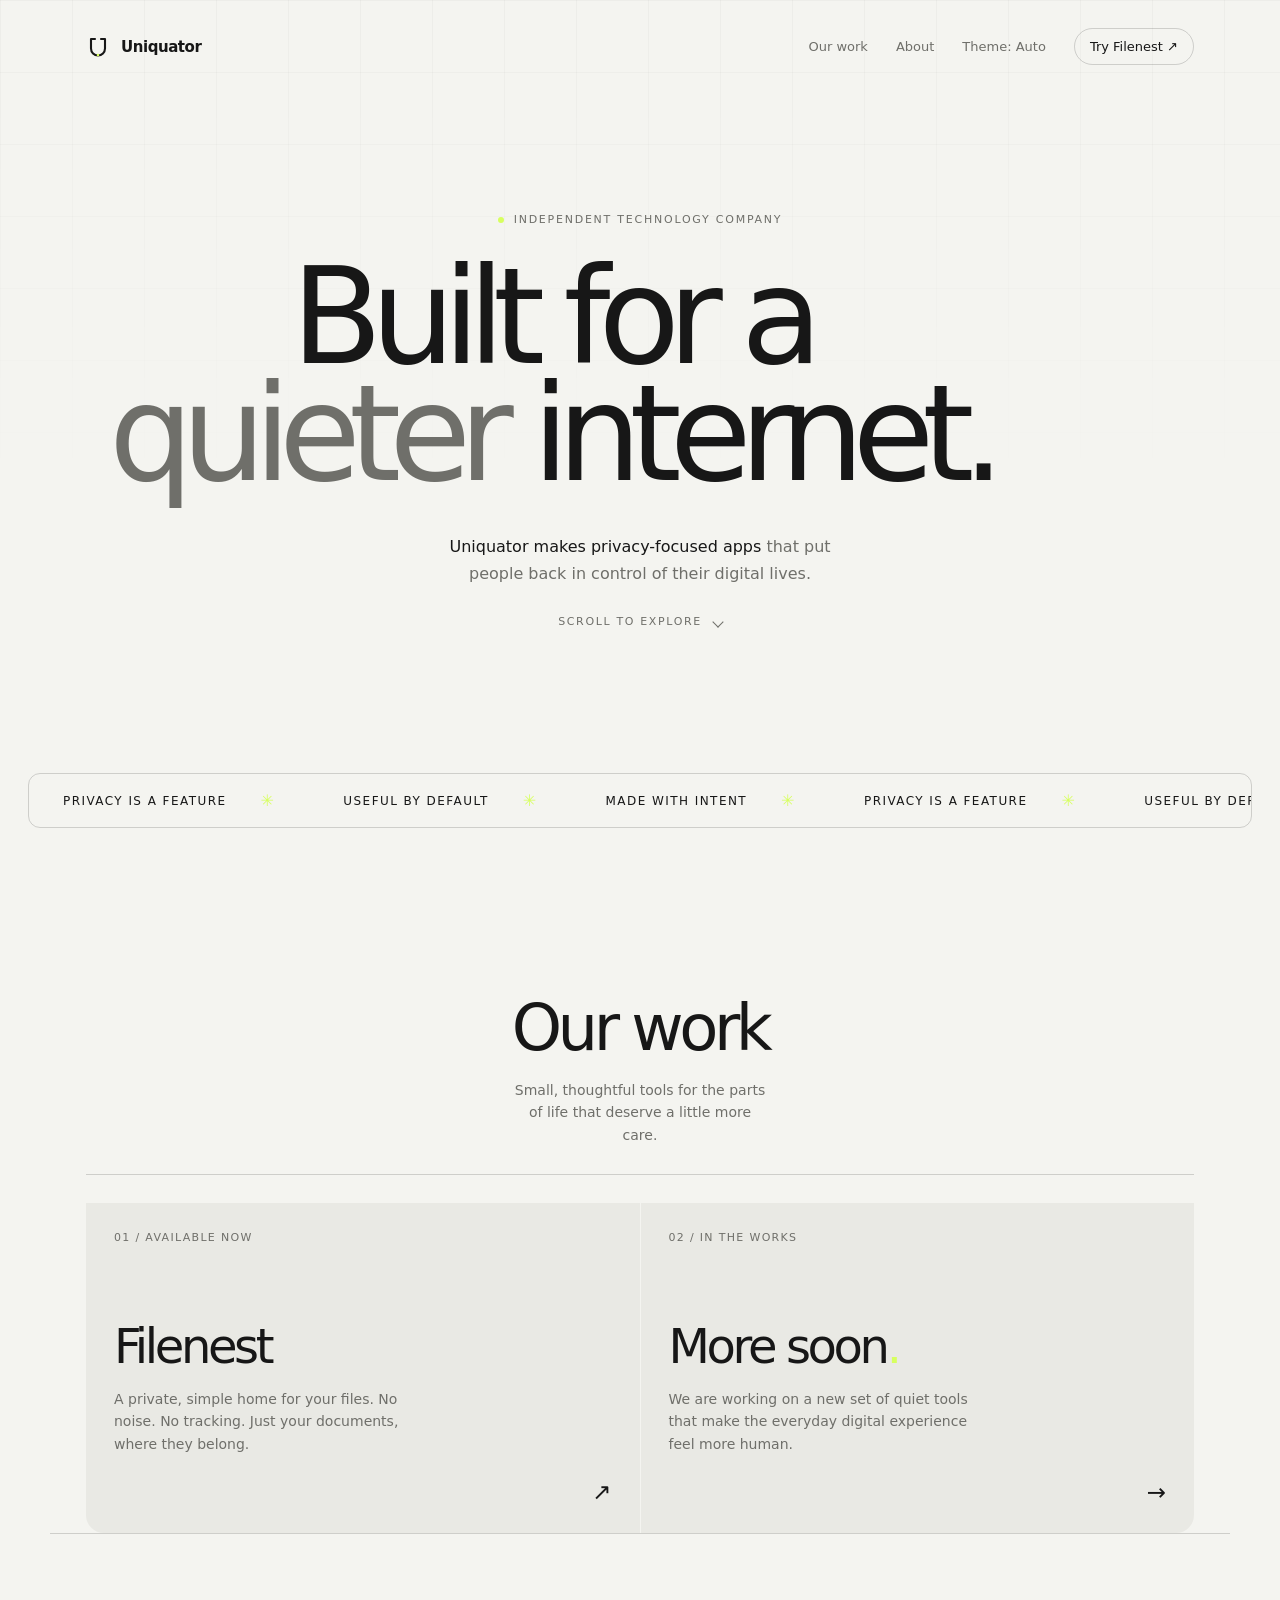
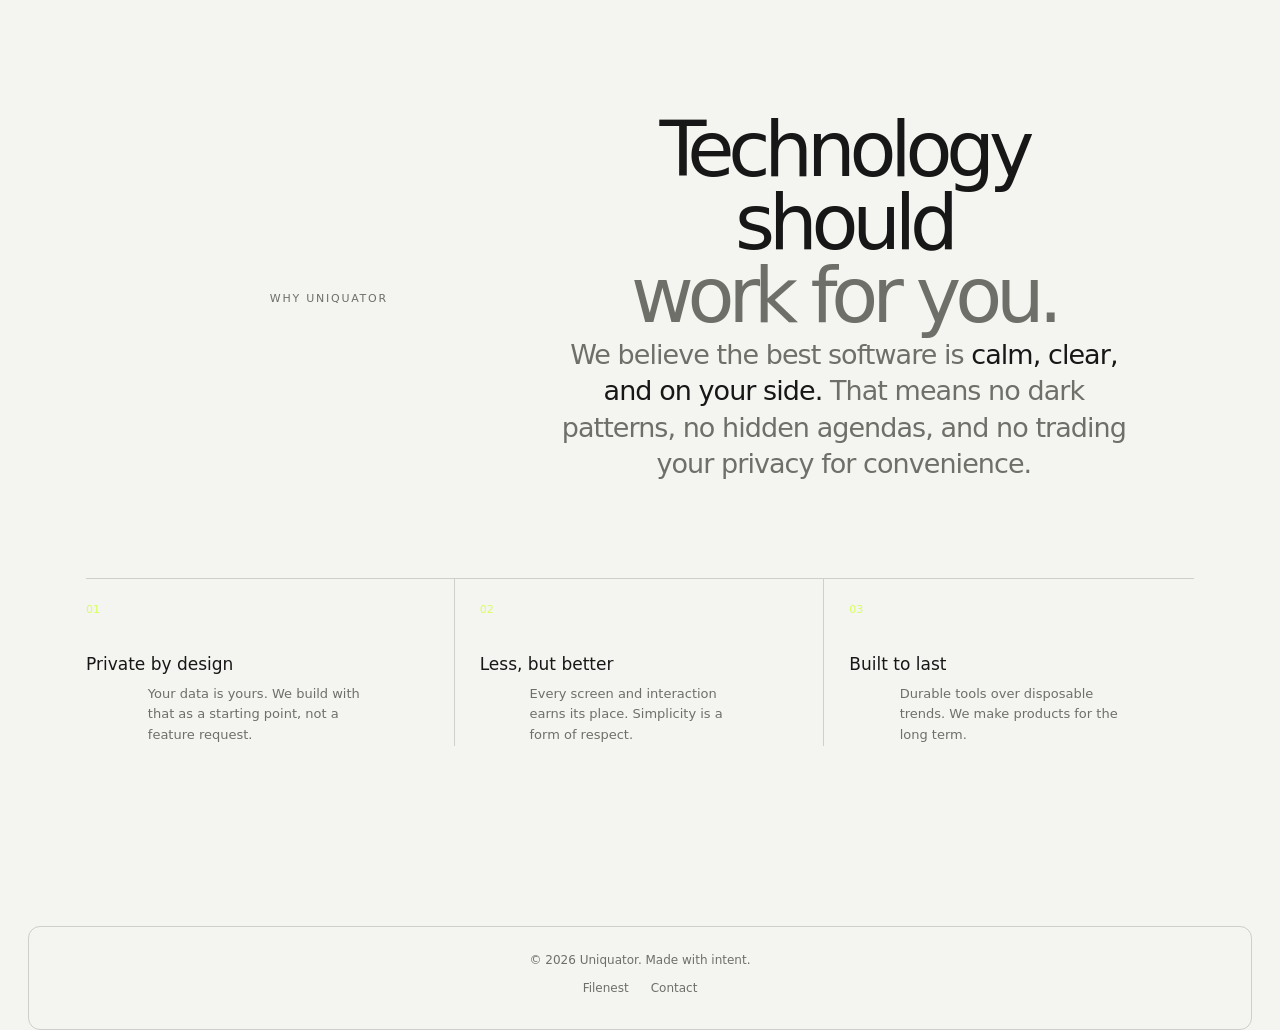
<file: index.html>
<!doctype html>
<html lang="en">
  <head>
    <meta charset="utf-8" />
    <meta name="viewport" content="width=device-width, initial-scale=1" />
    <meta name="description" content="Uniquator creates privacy-focused apps for a more considered digital life." />
    <title>Uniquator — Private by design</title>
    <style>
      :root {
        color-scheme: light;
        --ink: #171717;
        --muted: #6f6f6a;
        --line: rgba(23, 23, 23, .17);
        --soft-line: rgba(23, 23, 23, .08);
        --paper: #f4f4f0;
        --panel: #e9e9e4;
        --accent: #d7ff5f;
        --max: 1180px;
      }
      @media (prefers-color-scheme: dark) {
        :root:not([data-theme]) {
          color-scheme: dark;
          --ink: #f3f3f0;
          --muted: #9a9a96;
          --line: rgba(243, 243, 240, .15);
          --soft-line: rgba(243, 243, 240, .08);
          --paper: #0c0c0c;
          --panel: #121212;
        }
      }
      :root[data-theme="dark"] {
        color-scheme: dark;
        --ink: #f3f3f0;
        --muted: #9a9a96;
        --line: rgba(243, 243, 240, .15);
        --soft-line: rgba(243, 243, 240, .08);
        --paper: #0c0c0c;
        --panel: #121212;
      }
      :root[data-theme="light"] { color-scheme: light; }

      * { box-sizing: border-box; }
      html, body { max-width: 100%; overflow-x: clip; }
      html { scroll-behavior: smooth; }
      body {
        margin: 0;
        background: var(--paper);
        color: var(--ink);
        font-family: Inter, ui-sans-serif, system-ui, -apple-system, BlinkMacSystemFont, "Segoe UI", sans-serif;
        -webkit-font-smoothing: antialiased;
      }
      body::before {
        background-image: linear-gradient(var(--soft-line) 1px, transparent 1px), linear-gradient(90deg, var(--soft-line) 1px, transparent 1px);
        background-size: 72px 72px;
        content: "";
        inset: 0;
        mask-image: linear-gradient(to bottom, black 0%, transparent 58%);
        opacity: .38;
        pointer-events: none;
        position: fixed;
        z-index: -1;
      }
      a { color: inherit; text-decoration: none; }
      .wrap { margin: 0 auto; max-width: var(--max); padding: 0 36px; width: 100%; }
      .nav {
        align-items: center;
        display: flex;
        justify-content: space-between;
        padding: 28px 0;
      }
      .brand { align-items: center; display: inline-flex; gap: 11px; font-size: 15px; font-weight: 700; letter-spacing: -.03em; }
      .mark { display: grid; height: 24px; place-items: center; width: 24px; }
      .mark svg { height: 100%; width: 100%; }
      .nav-links { align-items: center; display: flex; gap: 28px; }
      .nav-links a { color: var(--muted); font-size: 13px; transition: color .25s ease; }
      .nav-links a:hover, .nav-links a:focus-visible { color: var(--ink); }
      .nav-cta { border: 1px solid var(--line); border-radius: 999px; color: var(--ink) !important; padding: 10px 15px; }
      .nav-cta:hover, .nav-cta:focus-visible { background: var(--ink); color: var(--paper) !important; }
      .theme { position: relative; }
      .theme-toggle { background: transparent; border: 0; color: var(--muted); cursor: pointer; font: inherit; font-size: 13px; padding: 8px 0; }
      .theme-toggle:hover, .theme-toggle:focus-visible { color: var(--ink); }
      .theme-menu { background: var(--paper); border: 1px solid var(--line); border-radius: 12px; box-shadow: 0 12px 30px rgba(0, 0, 0, .12); display: grid; gap: 4px; min-width: 120px; padding: 6px; position: absolute; right: 0; top: 38px; z-index: 3; }
      .theme-menu[hidden] { display: none; }
      .theme-option { background: transparent; border: 0; border-radius: 7px; color: var(--muted); cursor: pointer; font: inherit; font-size: 12px; padding: 8px 10px; text-align: left; }
      .theme-option:hover, .theme-option:focus-visible, .theme-option[aria-pressed="true"] { background: var(--panel); color: var(--ink); }

      .hero { min-height: 680px; padding: 120px 36px 130px; position: relative; text-align: center; }
      .eyebrow, .kicker { align-items: center; color: var(--muted); display: flex; font-size: 11px; gap: 10px; letter-spacing: .16em; text-transform: uppercase; }
      .hero .eyebrow, .manifesto .kicker { justify-content: center; }
      .eyebrow::before { background: var(--accent); border-radius: 50%; content: ""; height: 6px; width: 6px; }
      h1 { font-size: clamp(62px, 10.4vw, 144px); font-weight: 500; letter-spacing: -.09em; line-height: .88; margin: 32px 0 42px; max-width: 930px; }
      h1 em { color: var(--muted); font-style: normal; }
      .hero-bottom { align-items: center; display: flex; flex-direction: column; gap: 28px; justify-content: center; }
      .hero-copy { color: var(--muted); font-size: 16px; line-height: 1.65; margin: 0 auto; max-width: 430px; }
      .hero-copy strong { color: var(--ink); font-weight: 500; }
      .scroll-note { align-items: center; color: var(--muted); display: flex; font-size: 11px; gap: 12px; letter-spacing: .15em; text-transform: uppercase; }
      .scroll-note span { animation: nudge 1.8s ease-in-out infinite; border-bottom: 1px solid var(--muted); border-right: 1px solid var(--muted); height: 8px; transform: rotate(45deg); width: 8px; }

      .ticker { border: 1px solid var(--line); border-radius: 12px; margin: 0 28px; overflow: hidden; }
      .ticker-track { animation: drift 22s linear infinite; display: flex; min-width: max-content; width: max-content; }
      .ticker-item { align-items: center; display: flex; font-size: 12px; gap: 34px; letter-spacing: .12em; padding: 17px 34px; text-transform: uppercase; }
      .ticker-item::after { color: var(--accent); content: "✳"; font-size: 16px; }

      section { padding: 130px 0; }
      #work { padding-top: 170px; }
      .section-head { align-items: center; border-bottom: 1px solid var(--line); display: flex; flex-direction: column; gap: 20px; justify-content: center; padding-bottom: 28px; text-align: center; }
      .section-head h2 { font-size: clamp(34px, 5vw, 64px); font-weight: 500; letter-spacing: -.07em; line-height: .95; margin: 0; }
      .section-intro { color: var(--muted); font-size: 14px; line-height: 1.6; margin: 0; max-width: 260px; }
      .products { display: grid; gap: 1px; grid-template-columns: repeat(2, 1fr); margin-top: 28px; }
      .product { background: var(--panel); min-height: 330px; padding: 28px; position: relative; transition: background .35s ease, transform .35s ease; }
      .product:hover { background: color-mix(in srgb, var(--panel) 82%, var(--ink)); transform: translateY(-4px); }
      .product:first-child { border-radius: 0 0 0 18px; }
      .product:last-child { border-radius: 0 0 18px 0; }
      .product-label { color: var(--muted); font-size: 11px; letter-spacing: .12em; text-transform: uppercase; }
      .product h3 { font-size: clamp(28px, 4vw, 48px); font-weight: 500; letter-spacing: -.07em; margin: 74px 0 14px; }
      .product p { color: var(--muted); font-size: 14px; line-height: 1.6; margin: 0; max-width: 310px; }
      .product-arrow { bottom: 28px; font-size: 23px; position: absolute; right: 28px; transition: transform .25s ease; }
      .product:hover .product-arrow { transform: translate(4px, -4px); }

      .manifesto { border-top: 1px solid var(--line); }
      #about { padding-top: 180px; padding-bottom: 180px; }
      .manifesto-content { display: grid; gap: 50px; grid-template-columns: 1fr 1.6fr; margin: 0 auto; max-width: 980px; text-align: center; }
      .manifesto h2 { font-size: clamp(42px, 6vw, 78px); font-weight: 500; letter-spacing: -.08em; line-height: .95; margin: 0; }
      .manifesto h2 span { color: var(--muted); }
      .manifesto-text { color: var(--muted); font-size: clamp(18px, 2.2vw, 27px); letter-spacing: -.035em; line-height: 1.35; margin: 4px 0 0; max-width: 640px; }
      .manifesto-text strong { color: var(--ink); font-weight: 400; }
      .principles { border-top: 1px solid var(--line); display: grid; gap: 1px; grid-template-columns: repeat(3, 1fr); margin-top: 95px; }
      .principle { border-right: 1px solid var(--line); padding: 24px 24px 0 0; }
      .principle + .principle { padding-left: 24px; }
      .principle:last-child { border: 0; }
      .principle-number { color: var(--accent); font-size: 11px; }
      .principle h3 { font-size: 17px; font-weight: 500; margin: 38px 0 10px; }
      .principle p { color: var(--muted); font-size: 13px; line-height: 1.6; margin: 0 auto; max-width: 220px; }

      footer { border: 1px solid var(--line); border-radius: 12px; margin: 0 28px; padding: 26px 0 34px; }
      .footer-row { align-items: center; display: flex; flex-direction: column; gap: 14px; justify-content: center; text-align: center; }
      .footer-note, .footer-links { color: var(--muted); font-size: 12px; }
      .footer-links { display: flex; gap: 22px; }
      .footer-links a:hover { color: var(--ink); }
      .reveal { opacity: 0; transform: translateY(22px); transition: opacity .8s ease, transform .8s ease; }
      .reveal.visible { opacity: 1; transform: translateY(0); }
      @keyframes drift { to { transform: translateX(-50%); } }
      @keyframes nudge { 0%, 100% { transform: translateY(-3px) rotate(45deg); } 50% { transform: translateY(3px) rotate(45deg); } }
      @media (max-width: 640px) {
        .wrap { padding: 0 20px; }
        .nav { padding: 20px 0; }
        .nav-links a:not(.nav-cta) { display: none; }
        .hero { min-height: 620px; padding: 100px 20px 90px; }
        .hero-bottom, .section-head { align-items: center; flex-direction: column; gap: 28px; text-align: center; }
        .scroll-note { display: none; }
        section { padding: 90px 0; }
        #work { padding-top: 120px; }
        #about { padding-top: 130px; padding-bottom: 130px; }
        .ticker { margin: 0 20px; }
        .products, .manifesto-content { grid-template-columns: 1fr; }
        .product { min-height: 285px; }
        .product:first-child { border-radius: 0; }
        .product:last-child { border-radius: 0 0 14px 14px; }
        .principles { grid-template-columns: 1fr; margin-top: 60px; }
        .principle, .principle + .principle { border-bottom: 1px solid var(--line); border-right: 0; padding: 22px 0; }
        .principle:last-child { border-bottom: 0; }
        .principle h3 { margin-top: 24px; }
        footer { margin: 0 20px; }
        .footer-row { align-items: center; flex-direction: column; gap: 20px; }
      }
      @media (prefers-reduced-motion: reduce) {
        html { scroll-behavior: auto; }
        *, *::before, *::after { animation-duration: .01ms !important; animation-iteration-count: 1 !important; transition-duration: .01ms !important; }
      }
    </style>
  </head>
  <body>
    <header class="wrap">
      <nav class="nav" aria-label="Main navigation">
        <a class="brand" href="/" aria-label="Uniquator home">
          <span class="mark" aria-hidden="true"><svg viewBox="0 0 24 24" fill="none"><path d="M5 4v9.5a7 7 0 0 0 14 0V4M5 4h4m6 0h4" stroke="currentColor" stroke-width="2.1" stroke-linecap="round"/><circle cx="12" cy="20" r="1.25" fill="#d7ff5f"/></svg></span>
          Uniquator
        </a>
        <div class="nav-links">
          <a href="#work">Our work</a>
          <a href="#about">About</a>
          <div class="theme">
            <button class="theme-toggle" type="button" aria-expanded="false" aria-controls="theme-menu">Theme</button>
            <div class="theme-menu" id="theme-menu" hidden>
              <button class="theme-option" type="button" data-theme-choice="auto">Auto</button>
              <button class="theme-option" type="button" data-theme-choice="light">Light</button>
              <button class="theme-option" type="button" data-theme-choice="dark">Dark</button>
            </div>
          </div>
          <a class="nav-cta" href="/filenest/">Try Filenest <span aria-hidden="true">↗</span></a>
        </div>
      </nav>
    </header>

    <main>
      <section class="hero wrap">
        <div class="eyebrow reveal">Independent technology company</div>
        <h1 class="reveal">Built for a<br /><em>quieter</em> internet.</h1>
        <div class="hero-bottom reveal">
          <p class="hero-copy"><strong>Uniquator makes privacy-focused apps</strong> that put people back in control of their digital lives.</p>
          <div class="scroll-note">Scroll to explore <span aria-hidden="true"></span></div>
        </div>
      </section>

      <div class="ticker" aria-label="Uniquator principles">
        <div class="ticker-track">
          <div class="ticker-item">Privacy is a feature</div><div class="ticker-item">Useful by default</div><div class="ticker-item">Made with intent</div>
          <div class="ticker-item">Privacy is a feature</div><div class="ticker-item">Useful by default</div><div class="ticker-item">Made with intent</div>
        </div>
      </div>

      <section class="wrap" id="work">
        <div class="section-head reveal">
          <h2>Our work</h2>
          <p class="section-intro">Small, thoughtful tools for the parts of life that deserve a little more care.</p>
        </div>
        <div class="products reveal">
          <a class="product" href="https://uniquator.github.io/filenest/">
            <div class="product-label">01 / Available now</div>
            <h3>Filenest</h3>
            <p>A private, simple home for your files. No noise. No tracking. Just your documents, where they belong.</p>
            <div class="product-arrow" aria-hidden="true">↗</div>
          </a>
          <div class="product">
            <div class="product-label">02 / In the works</div>
            <h3>More soon<span style="color: var(--accent)">.</span></h3>
            <p>We are working on a new set of quiet tools that make the everyday digital experience feel more human.</p>
            <div class="product-arrow" aria-hidden="true">→</div>
          </div>
        </div>
      </section>

      <section class="manifesto wrap" id="about">
        <div class="manifesto-content">
          <div class="kicker reveal">Why Uniquator</div>
          <div class="reveal">
            <h2>Technology should<br /><span>work for you.</span></h2>
            <p class="manifesto-text">We believe the best software is <strong>calm, clear, and on your side.</strong> That means no dark patterns, no hidden agendas, and no trading your privacy for convenience.</p>
          </div>
        </div>
        <div class="principles reveal">
          <div class="principle"><div class="principle-number">01</div><h3>Private by design</h3><p>Your data is yours. We build with that as a starting point, not a feature request.</p></div>
          <div class="principle"><div class="principle-number">02</div><h3>Less, but better</h3><p>Every screen and interaction earns its place. Simplicity is a form of respect.</p></div>
          <div class="principle"><div class="principle-number">03</div><h3>Built to last</h3><p>Durable tools over disposable trends. We make products for the long term.</p></div>
        </div>
      </section>
    </main>

    <footer>
      <div class="wrap footer-row">
        <div class="footer-note">© 2026 Uniquator. Made with intent.</div>
        <div class="footer-links"><a href="https://uniquator.github.io/filenest">Filenest</a><a href="mailto:hello@uniquator.in">Contact</a></div>
      </div>
    </footer>
    <script>
      const root = document.documentElement;
      const themeToggle = document.querySelector(".theme-toggle");
      const themeMenu = document.querySelector(".theme-menu");
      const themeOptions = document.querySelectorAll("[data-theme-choice]");
      const savedTheme = localStorage.getItem("uniquator-theme") || "auto";
      const applyTheme = (theme) => {
        if (theme === "auto") root.removeAttribute("data-theme");
        else root.dataset.theme = theme;
        localStorage.setItem("uniquator-theme", theme);
        themeOptions.forEach((option) => option.setAttribute("aria-pressed", String(option.dataset.themeChoice === theme)));
        themeToggle.textContent = `Theme: ${theme[0].toUpperCase()}${theme.slice(1)}`;
      };
      applyTheme(savedTheme);
      themeToggle.addEventListener("click", () => {
        const isOpen = !themeMenu.hidden;
        themeMenu.hidden = isOpen;
        themeToggle.setAttribute("aria-expanded", String(!isOpen));
      });
      themeOptions.forEach((option) => option.addEventListener("click", () => {
        applyTheme(option.dataset.themeChoice);
        themeMenu.hidden = true;
        themeToggle.setAttribute("aria-expanded", "false");
      }));
      document.addEventListener("click", (event) => {
        if (!event.target.closest(".theme")) {
          themeMenu.hidden = true;
          themeToggle.setAttribute("aria-expanded", "false");
        }
      });
      const observer = new IntersectionObserver((entries) => {
        entries.forEach((entry) => {
          if (entry.isIntersecting) {
            entry.target.classList.add("visible");
            observer.unobserve(entry.target);
          }
        });
      }, { threshold: 0.12 });
      document.querySelectorAll(".reveal").forEach((element) => observer.observe(element));
    </script>
  </body>
</html>
</file>
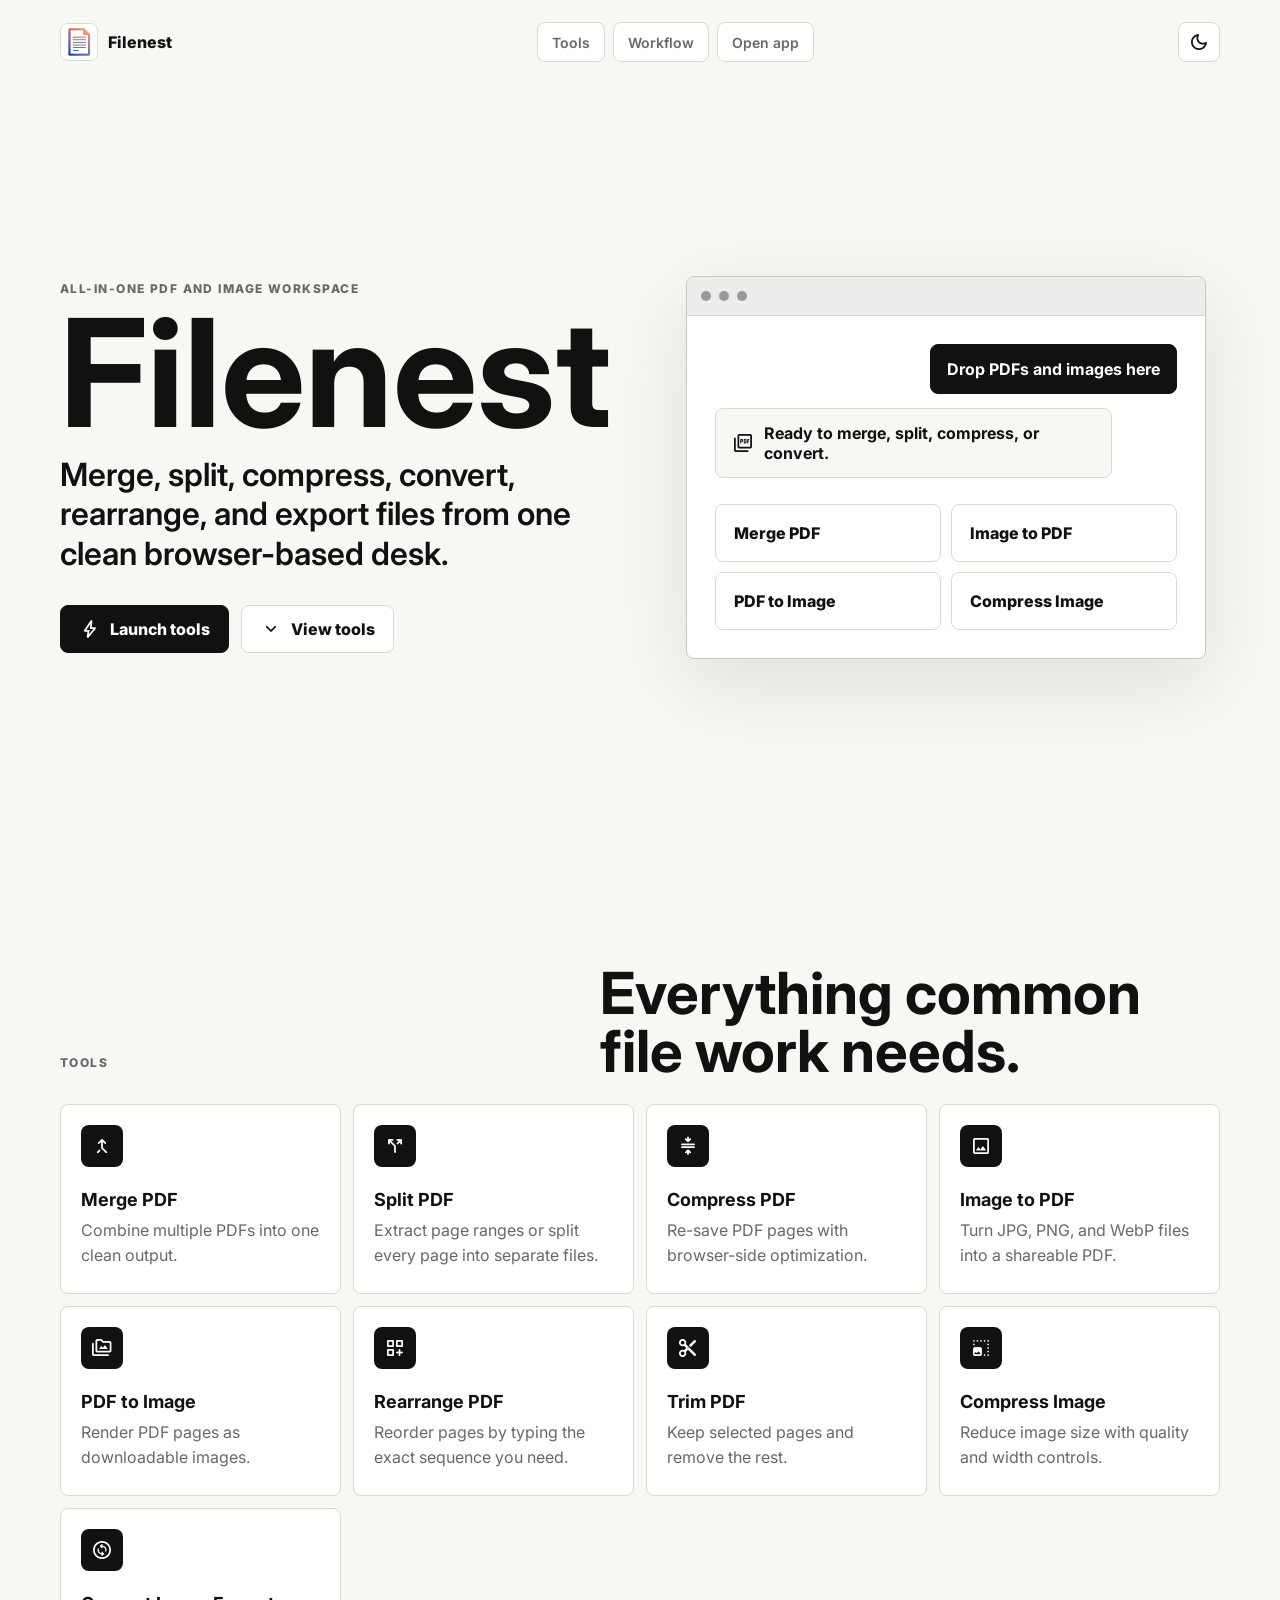
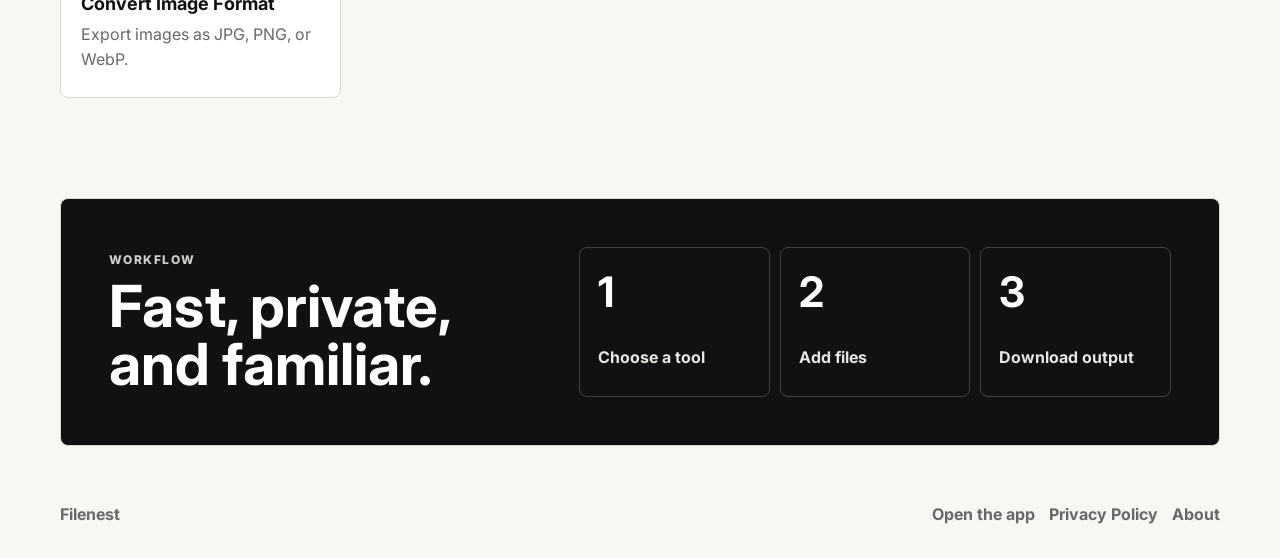
<file: filenest/index.html>
<!DOCTYPE html>
<html lang="en">
<head>
  <meta charset="UTF-8">
  <meta name="viewport" content="width=device-width, initial-scale=1.0">
  <title>Filenest - PDF and Image Tools</title>
  <meta name="description" content="Filenest is an all-in-one browser tool for merging, splitting, compressing, rearranging, and converting PDFs and images.">
  <meta name="keywords" content="Filenest, PDF tools, image tools, merge PDF, split PDF, compress PDF, image to PDF, PDF to image, compress image">
  <meta name="author" content="Filenest">
  <meta name="robots" content="index, follow">
  <link rel="canonical" href="https://filenest.uniquator.me/">
  <meta property="og:type" content="website">
  <meta property="og:site_name" content="Filenest">
  <meta property="og:title" content="Filenest - PDF and Image Tools">
  <meta property="og:description" content="Merge, split, compress, rearrange, and convert PDFs and images from one clean browser workspace.">
  <meta property="og:url" content="https://filenest.uniquator.me/">
  <meta property="og:image" content="https://filenest.uniquator.me/logo.png">
  <meta name="twitter:card" content="summary">
  <meta name="twitter:title" content="Filenest - PDF and Image Tools">
  <meta name="twitter:description" content="All-in-one PDF and image tools that run in your browser.">
  <meta name="twitter:image" content="https://filenest.uniquator.me/logo.png">
  <link rel="icon" href="https://filenest.uniquator.me/logo.png">
  <link rel="preconnect" href="https://fonts.googleapis.com">
  <link rel="preconnect" href="https://fonts.gstatic.com" crossorigin>
  <link href="https://fonts.googleapis.com/css2?family=Material+Symbols+Rounded:opsz,wght,FILL,GRAD@24,400,0,0&family=Inter:wght@400;500;600;700;800&display=swap" rel="stylesheet">
  <link rel="stylesheet" href="styles.css">
</head>
<body class="landing-page">
  <header class="topbar">
    <a class="brand" href="index.html" aria-label="Filenest home">
      <img class="brand-mark" src="https://uniquator.github.io/filenest/logo.png" alt="" aria-hidden="true">
      <span>Filenest</span>
    </a>
    <nav class="topnav" aria-label="Main navigation">
      <a href="#tools">Tools</a>
      <a href="#workflow">Workflow</a>
      <a href="home.html">Open app</a>
    </nav>
    <button class="icon-link theme-toggle" type="button" data-theme-toggle title="Toggle dark mode" aria-label="Toggle dark mode">
      <span class="material-symbols-rounded" aria-hidden="true">dark_mode</span>
    </button>
  </header>

  <main>
    <section class="hero">
      <div class="hero-copy">
        <p class="eyebrow">All-in-one PDF and image workspace</p>
        <h1>Filenest</h1>
        <p class="hero-text">Merge, split, compress, convert, rearrange, and export files from one clean browser-based desk.</p>
        <div class="hero-actions">
          <a class="btn btn-primary" href="home.html">
            <span class="material-symbols-rounded" aria-hidden="true">bolt</span>
            Launch tools
          </a>
          <a class="btn btn-secondary" href="#tools">
            <span class="material-symbols-rounded" aria-hidden="true">expand_more</span>
            View tools
          </a>
        </div>
      </div>
      <div class="hero-panel" aria-label="Filenest tool preview">
        <div class="mock-window">
          <div class="mock-titlebar">
            <span></span><span></span><span></span>
          </div>
          <div class="mock-chat">
            <div class="bubble user">Drop PDFs and images here</div>
            <div class="bubble app">
              <span class="material-symbols-rounded" aria-hidden="true">picture_as_pdf</span>
              Ready to merge, split, compress, or convert.
            </div>
            <div class="quick-grid">
              <span>Merge PDF</span>
              <span>Image to PDF</span>
              <span>PDF to Image</span>
              <span>Compress Image</span>
            </div>
          </div>
        </div>
      </div>
    </section>

    <section class="section" id="tools">
      <div class="section-heading">
        <p class="eyebrow">Tools</p>
        <h2>Everything common file work needs.</h2>
      </div>
      <div class="tool-grid landing-tools">
        <article class="tool-card">
          <span class="material-symbols-rounded" aria-hidden="true">merge_type</span>
          <h3>Merge PDF</h3>
          <p>Combine multiple PDFs into one clean output.</p>
        </article>
        <article class="tool-card">
          <span class="material-symbols-rounded" aria-hidden="true">call_split</span>
          <h3>Split PDF</h3>
          <p>Extract page ranges or split every page into separate files.</p>
        </article>
        <article class="tool-card">
          <span class="material-symbols-rounded" aria-hidden="true">compress</span>
          <h3>Compress PDF</h3>
          <p>Re-save PDF pages with browser-side optimization.</p>
        </article>
        <article class="tool-card">
          <span class="material-symbols-rounded" aria-hidden="true">image</span>
          <h3>Image to PDF</h3>
          <p>Turn JPG, PNG, and WebP files into a shareable PDF.</p>
        </article>
        <article class="tool-card">
          <span class="material-symbols-rounded" aria-hidden="true">perm_media</span>
          <h3>PDF to Image</h3>
          <p>Render PDF pages as downloadable images.</p>
        </article>
        <article class="tool-card">
          <span class="material-symbols-rounded" aria-hidden="true">dashboard_customize</span>
          <h3>Rearrange PDF</h3>
          <p>Reorder pages by typing the exact sequence you need.</p>
        </article>
        <article class="tool-card">
          <span class="material-symbols-rounded" aria-hidden="true">content_cut</span>
          <h3>Trim PDF</h3>
          <p>Keep selected pages and remove the rest.</p>
        </article>
        <article class="tool-card">
          <span class="material-symbols-rounded" aria-hidden="true">photo_size_select_small</span>
          <h3>Compress Image</h3>
          <p>Reduce image size with quality and width controls.</p>
        </article>
        <article class="tool-card">
          <span class="material-symbols-rounded" aria-hidden="true">change_circle</span>
          <h3>Convert Image Format</h3>
          <p>Export images as JPG, PNG, or WebP.</p>
        </article>
      </div>
    </section>

    <section class="workflow" id="workflow">
      <div>
        <p class="eyebrow">Workflow</p>
        <h2>Fast, private, and familiar.</h2>
      </div>
      <div class="workflow-steps">
        <div><strong>1</strong><span>Choose a tool</span></div>
        <div><strong>2</strong><span>Add files</span></div>
        <div><strong>3</strong><span>Download output</span></div>
      </div>
    </section>
  </main>

  <footer class="footer">
    <span>Filenest</span>
    <nav class="footer-links" aria-label="Footer links">
      <a href="home.html">Open the app</a>
      <a href="privacy.html">Privacy Policy</a>
      <a href="https://bhaveshrohilla.github.io">About</a>
    </nav>
  </footer>
  <script src="theme.js"></script>
</body>
</html>
</file>
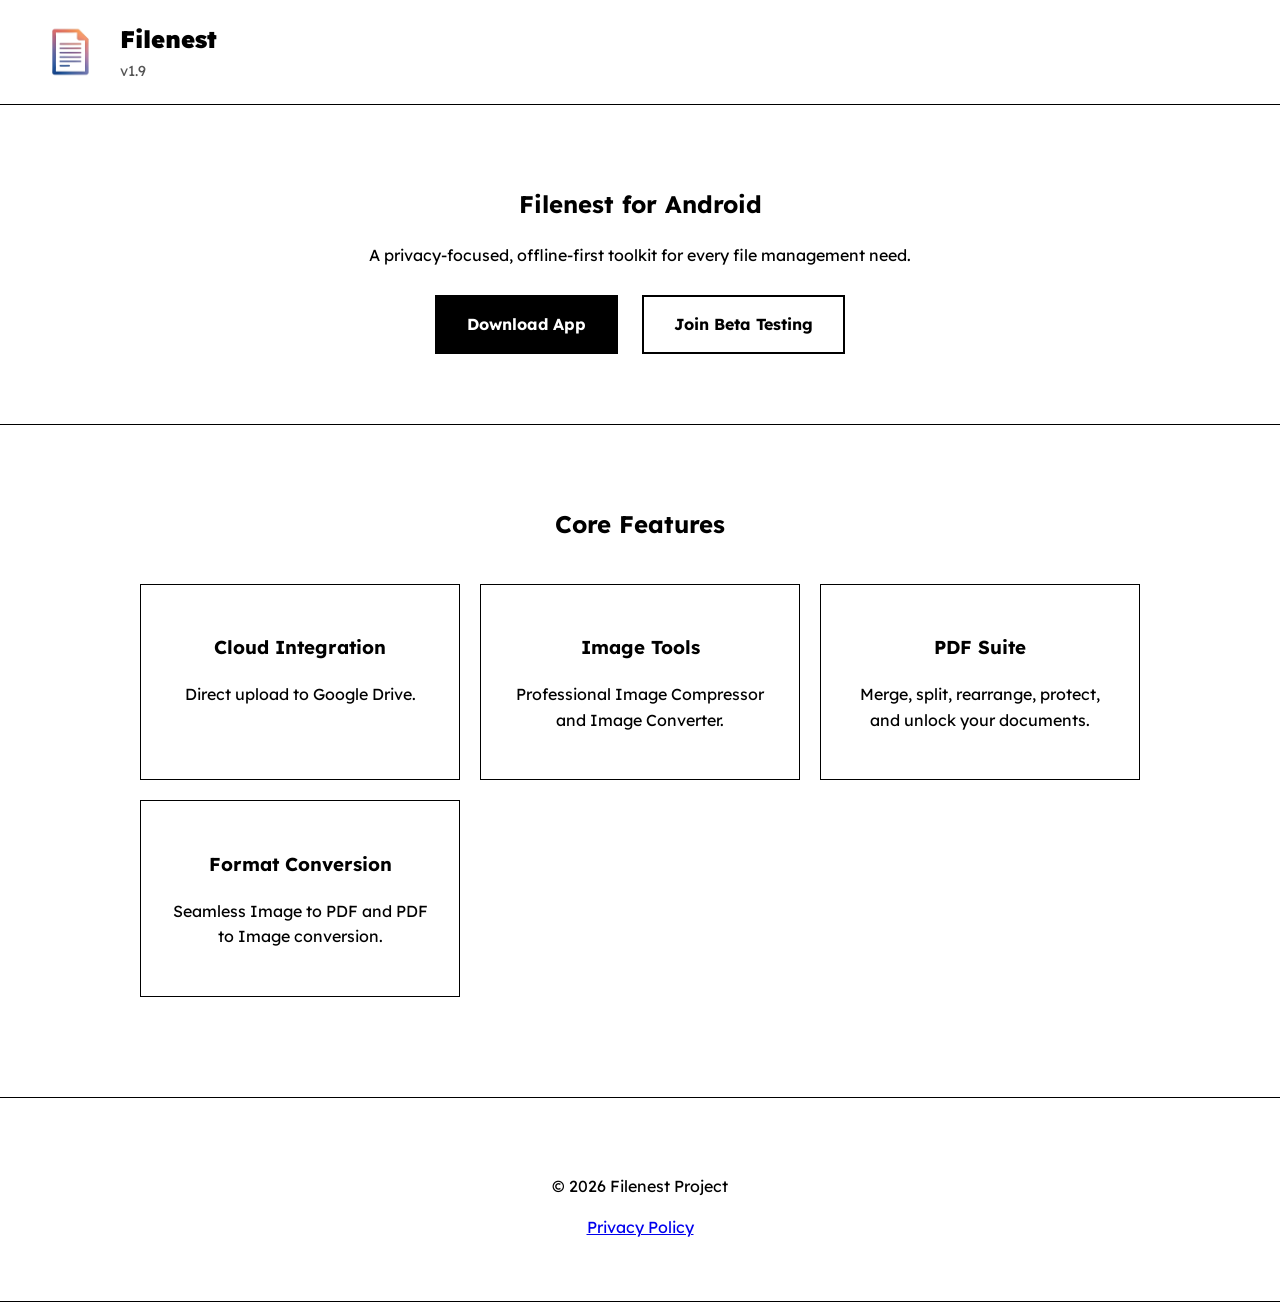
<file: filenest/android/index.html>
<!DOCTYPE html>
<html lang="en">
<head>
  <meta charset="UTF-8" />
  <meta name="viewport" content="width=device-width, initial-scale=1.0" />
  
  <!-- SEO & Open Graph -->
  <title>Filenest | Android Toolkit</title>
  <meta name="description" content="Filenest for Android: Privacy-focused toolkit for PDF management, image conversion, and cloud storage.">
  <meta property="og:title" content="Filenest | Modern Android PDF Tools">
  <meta property="og:description" content="Manage PDFs, compress images, and sync to the cloud securely with Filenest.">
  <meta property="og:image" content="logo.png">
  <meta property="og:type" content="website">

  <link href="https://fonts.googleapis.com/css2?family=Lexend&display=swap" rel="stylesheet">
  <style>
    :root { --bg: #ffffff; --text: #000000; --border: #000000; }
    body { font-family: 'Lexend', sans-serif; background: var(--bg); color: var(--text); margin: 0; line-height: 1.6; }
    header { display: flex; align-items: center; padding: 20px 40px; border-bottom: 1px solid var(--border); gap: 20px; }
    section, footer { padding: 60px 20px; border-bottom: 1px solid var(--border); text-align: center; }
    .logo { width: 60px; height: auto; }
    .brand-group { text-align: left; }
    .brand { font-weight: 900; font-size: 1.5rem; text-decoration: none; color: var(--text); display: block; }
    .version { font-size: 0.9rem; color: #555; }
    .btn { display: inline-block; padding: 15px 30px; border: 2px solid var(--border); background: var(--text); color: var(--bg); text-decoration: none; font-weight: bold; margin: 10px; }
    .btn-ghost { background: var(--bg); color: var(--text); }
    .grid { display: grid; grid-template-columns: repeat(auto-fit, minmax(280px, 1fr)); gap: 20px; max-width: 1000px; margin: 40px auto; }
    .card { border: 1px solid var(--border); padding: 30px; }
  </style>
</head>
<body>

  <header>
    <img src="logo.png" alt="Filenest Logo" class="logo">
    <div class="brand-group">
      <a href="#" class="brand">Filenest</a>
      <span id="version-text" class="version">Loading...</span>
    </div>
  </header>

  <section id="hero">
    <h1>Filenest for Android</h1>
    <p>A privacy-focused, offline-first toolkit for every file management need.</p>
    <a href="download.html" class="btn">Download App</a>
    <a href="betatesting.html" class="btn btn-ghost">Join Beta Testing</a>
  </section>

  <section id="features">
    <h2>Core Features</h2>
    <div class="grid">
      <div class="card"><h3>Cloud Integration</h3><p>Direct upload to Google Drive.</p></div>
      <div class="card"><h3>Image Tools</h3><p>Professional Image Compressor and Image Converter.</p></div>
      <div class="card"><h3>PDF Suite</h3><p>Merge, split, rearrange, protect, and unlock your documents.</p></div>
      <div class="card"><h3>Format Conversion</h3><p>Seamless Image to PDF and PDF to Image conversion.</p></div>
    </div>
  </section>

  <footer>
    <p>&copy; 2026 Filenest Project</p>
    <a href="https://uniquator.github.io/public/policies/filenest">Privacy Policy</a>
  </footer>

  <script>
    fetch('https://uniquator.github.io/filenest/android/lver.txt')
      .then(response => response.text())
      .then(data => document.getElementById('version-text').innerText = 'v' + data.trim())
      .catch(() => document.getElementById('version-text').innerText = 'v0.4');
  </script>
</body>
</html>
</file>
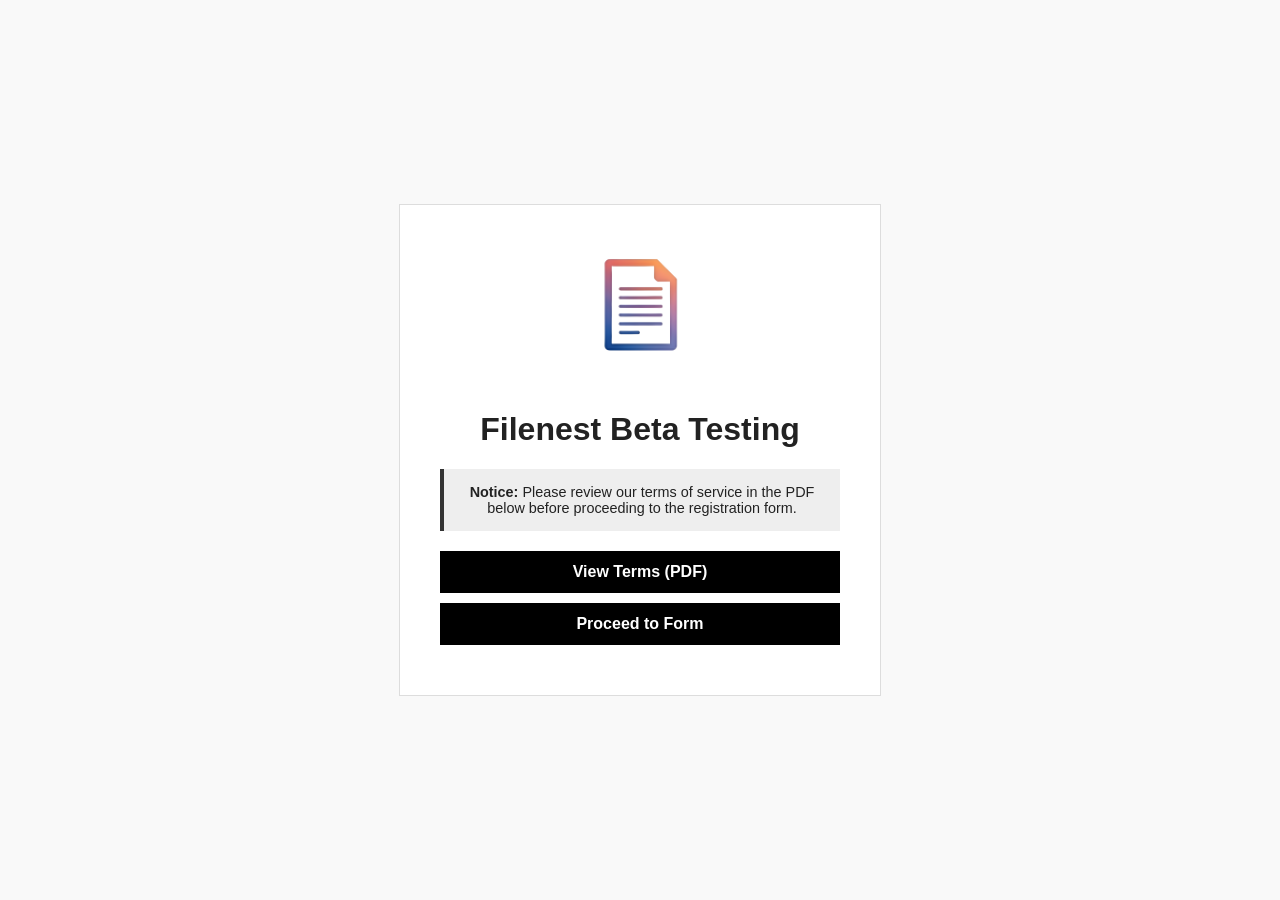
<file: filenest/android/betatesting.html>
<!DOCTYPE html>
<html lang="en">
<head>
    <meta charset="UTF-8">
    <meta name="viewport" content="width=device-width, initial-scale=1.0">
    
    <!-- SEO Meta Tags -->
    <title>Filenest | Beta Testing</title>
    <meta name="description" content="Join the Filenest beta testing program. Secure, P2P file processing at your fingertips.">
    <meta name="keywords" content="Filenest, P2P, File Sharing, Beta Testing, Secure Data">
    
    <!-- Open Graph Tags -->
    <meta property="og:title" content="Filenest Beta Testing">
    <meta property="og:description" content="Help us shape the future of secure P2P file handling. Join the test today.">
    <meta property="og:image" content="logo.png">
    <meta property="og:type" content="website">

    <style>
        body {
            font-family: 'Segoe UI', sans-serif;
            background-color: #f9f9f9;
            color: #222;
            display: flex;
            justify-content: center;
            align-items: center;
            min-height: 100vh;
            margin: 0;
        }
        .container {
            text-align: center;
            background: #fff;
            padding: 40px;
            border: 1px solid #ddd;
            max-width: 400px;
        }
        img { width: 120px; margin-bottom: 20px; }
        .notice {
            background: #eee;
            padding: 15px;
            font-size: 0.9rem;
            margin-bottom: 20px;
            border-left: 4px solid #333;
        }
        .btn {
            display: block;
            margin: 10px 0;
            padding: 12px;
            text-decoration: none;
            color: white;
            background: #000;
            font-weight: bold;
        }
        .btn:hover { background: #444; }
    </style>
</head>
<body>

<div class="container">
    <img src="logo.png" alt="Filenest Logo">
    <h1>Filenest Beta Testing</h1>
    
    <div class="notice">
        <strong>Notice:</strong> Please review our terms of service in the PDF below before proceeding to the registration form.
    </div>
    
    <a href="2026-05_01.pdf" class="btn" target="_blank">View Terms (PDF)</a>
    <a href="https://forms.gle/jrfZ2cCPCnQcqBYs7" class="btn" target="_blank">Proceed to Form</a>
</div>

<script>
    console.log("Filenest Beta portal initialized.");
</script>
</body>
</html>
</file>
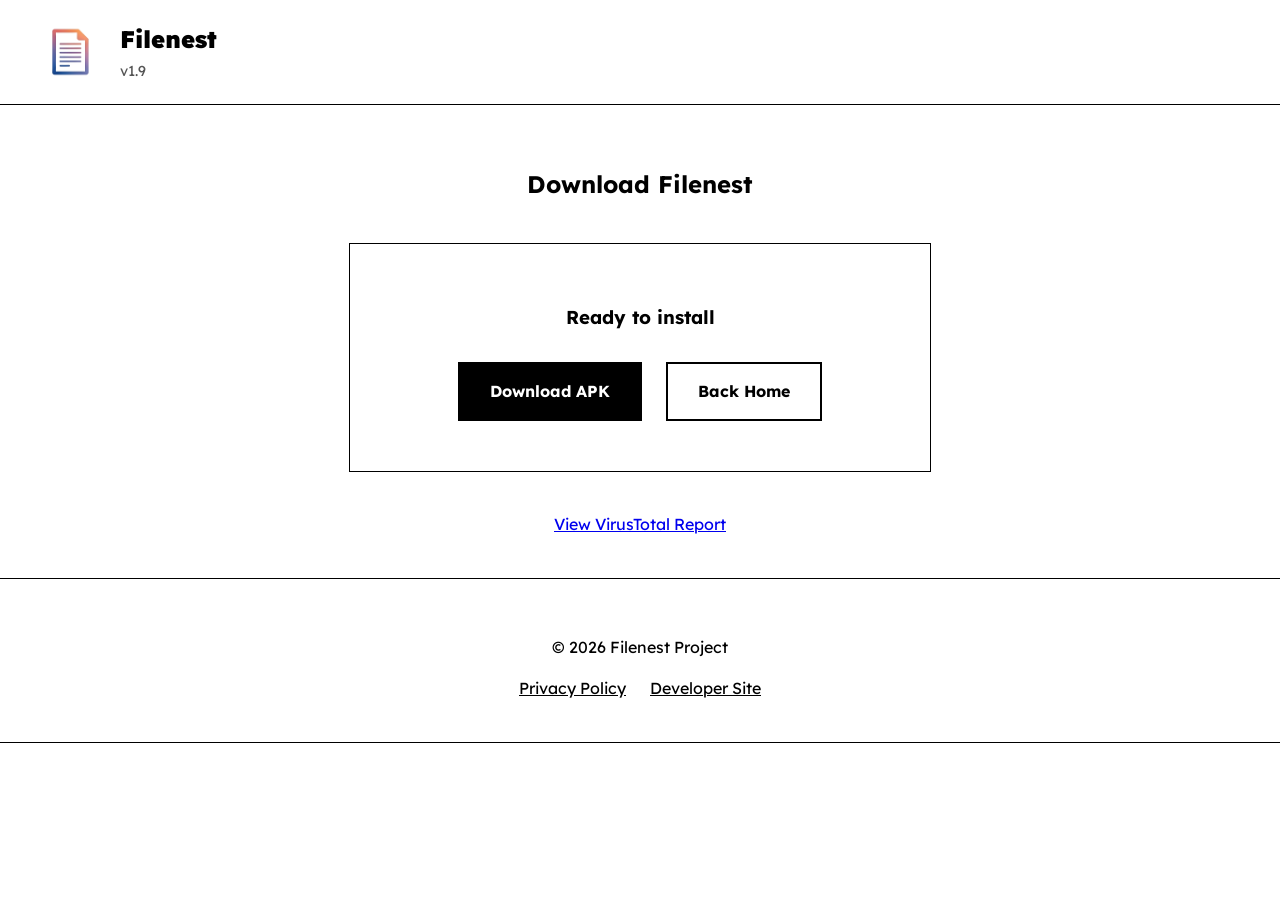
<file: filenest/android/download.html>
<!DOCTYPE html>
<html lang="en">
<head>
  <meta charset="UTF-8" />
  <meta name="viewport" content="width=device-width, initial-scale=1.0" />
  <title>Download Filenest | Android Toolkit</title>
  <link href="https://fonts.googleapis.com/css2?family=Lexend&display=swap" rel="stylesheet">
  <style>
    :root { --bg: #ffffff; --text: #000000; --border: #000000; }
    body { font-family: 'Lexend', sans-serif; background: var(--bg); color: var(--text); margin: 0; line-height: 1.6; }
    header { display: flex; align-items: center; padding: 20px 40px; border-bottom: 1px solid var(--border); gap: 20px; }
    section, footer { padding: 40px 20px; border-bottom: 1px solid var(--border); text-align: center; }
    .logo { width: 60px; height: auto; }
    .brand-group { text-align: left; }
    .brand { font-weight: 900; font-size: 1.5rem; text-decoration: none; color: var(--text); display: block; }
    .version { font-size: 0.9rem; color: #555; }
    .btn { display: inline-block; padding: 15px 30px; border: 2px solid var(--border); background: var(--text); color: var(--bg); text-decoration: none; font-weight: bold; margin: 10px; }
    .btn-ghost { background: var(--bg); color: var(--text); }
    .card { border: 1px solid var(--border); padding: 40px; max-width: 500px; margin: 40px auto; }
    footer a { color: var(--text); margin: 0 10px; text-decoration: underline; }
  </style>
</head>
<body>

  <header>
    <img src="logo.png" alt="Filenest Logo" class="logo">
    <div class="brand-group">
      <a href="index.html" class="brand">Filenest</a>
      <span id="version-text" class="version">Loading...</span>
    </div>
  </header>

  <section>
    <h1>Download Filenest</h1>
    <div class="card">
      <h3>Ready to install</h3>
      <a href="latest-filenest.apk" class="btn" download>Download APK</a>
      <a href="index.html" class="btn btn-ghost">Back Home</a>
    </div>
    <a href="https://www.virustotal.com/gui/url/d449b759b3ab5cd8bc78555a5354096bc28dc8ddaf44b67f45e9f32a22145460/details" target="_blank">View VirusTotal Report</a>
  </section>

  <footer>
    <p>&copy; 2026 Filenest Project</p>
    <a href="https://uniquator.github.io/public/policies/filenest">Privacy Policy</a>
    <a href="https://bhaveshrohilla.me">Developer Site</a>
  </footer>

  <script>
    fetch('https://uniquator.github.io/filenest/android/lver.txt')
      .then(response => response.text())
      .then(data => document.getElementById('version-text').innerText = 'v' + data.trim())
      .catch(() => document.getElementById('version-text').innerText = 'v0.4');
  </script>
</body>
</html>
</file>
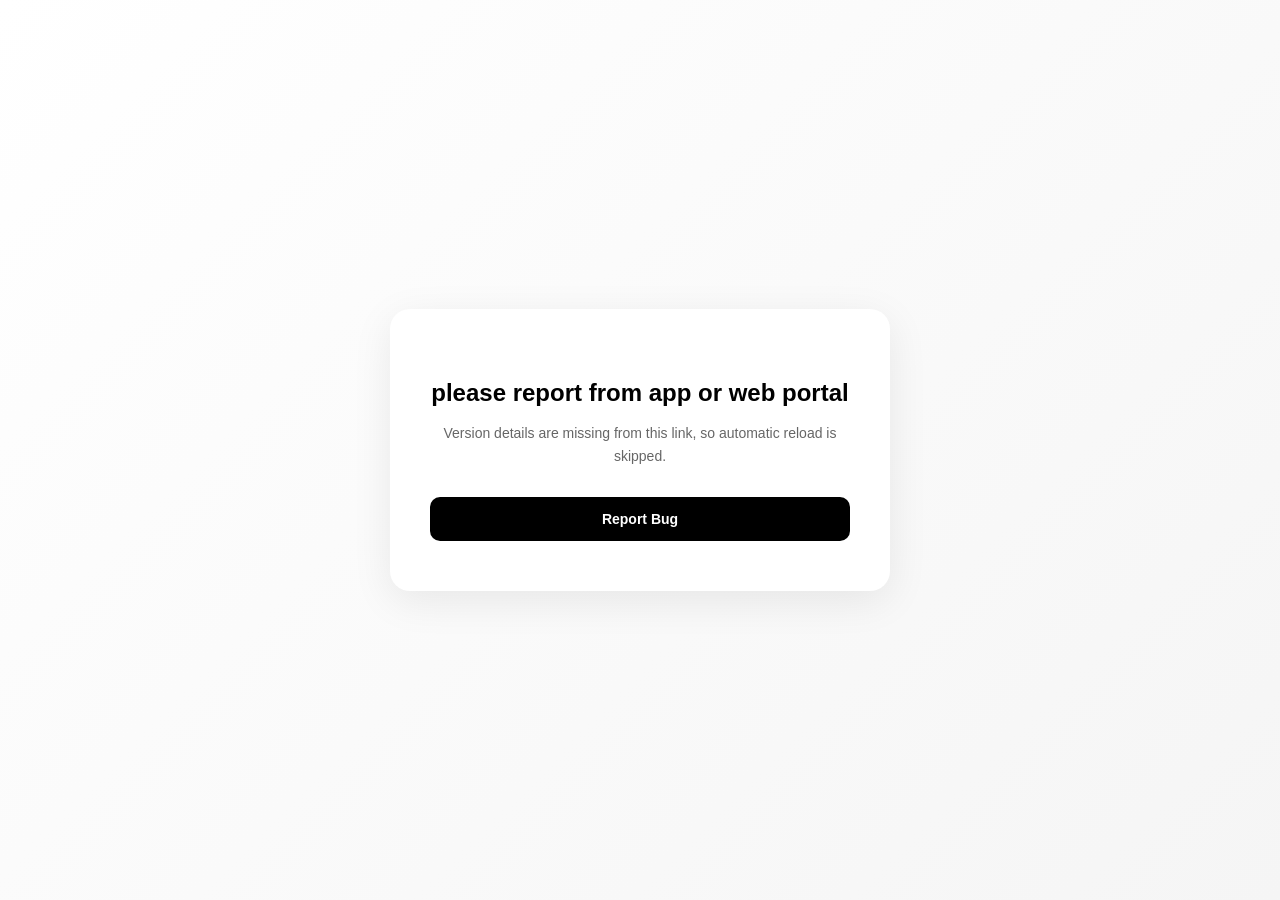
<file: filenest/android/reportbug.html>
<!DOCTYPE html>
<html lang="en">
<head>
    <meta charset="UTF-8">
    <meta name="viewport" content="width=device-width, initial-scale=1.0">
    <title>FileNest - Version Check</title>
    <style>
        * {
            margin: 0;
            padding: 0;
            box-sizing: border-box;
        }

        body {
            font-family: -apple-system, BlinkMacSystemFont, 'Segoe UI', Roboto, Oxygen, Ubuntu, Cantarell, sans-serif;
            background: linear-gradient(135deg, #ffffff 0%, #f5f5f5 100%);
            min-height: 100vh;
            display: flex;
            align-items: center;
            justify-content: center;
            padding: 20px;
        }

        .container {
            background: white;
            border-radius: 20px;
            box-shadow: 0 10px 40px rgba(0, 0, 0, 0.08);
            max-width: 500px;
            width: 100%;
            padding: 50px 40px;
            text-align: center;
        }

        .logo {
            font-size: 48px;
            font-weight: 700;
            color: #000;
            margin-bottom: 30px;
            letter-spacing: -1px;
        }

        .logo span {
            color: #666;
            font-weight: 300;
        }

        .status-icon {
            font-size: 64px;
            margin-bottom: 20px;
            animation: pulse 2s ease-in-out infinite;
        }

        @keyframes pulse {
            0%, 100% { opacity: 1; }
            50% { opacity: 0.7; }
        }

        .status-icon.updated {
            animation: none;
            font-size: 64px;
        }

        .status-icon.outdated {
            animation: none;
            font-size: 64px;
        }

        .message {
            margin: 20px 0;
        }

        .message h2 {
            font-size: 24px;
            font-weight: 600;
            color: #000;
            margin-bottom: 15px;
        }

        .message p {
            color: #666;
            font-size: 14px;
            line-height: 1.6;
            margin-bottom: 10px;
        }

        .version-info {
            background: #f9f9f9;
            border-radius: 12px;
            padding: 20px;
            margin: 25px 0;
            border: 1px solid #eee;
        }

        .version-row {
            display: flex;
            justify-content: space-between;
            align-items: center;
            margin: 12px 0;
            font-size: 14px;
        }

        .version-row label {
            color: #666;
            font-weight: 500;
        }

        .version-row .value {
            color: #000;
            font-weight: 600;
            font-family: 'Courier New', monospace;
        }

        .version-row .latest {
            color: #2ecc71;
        }

        .version-row .current {
            color: #e74c3c;
        }

        .button-group {
            display: flex;
            gap: 12px;
            margin-top: 30px;
            flex-direction: column;
        }

        .btn {
            padding: 14px 28px;
            font-size: 14px;
            font-weight: 600;
            border: none;
            border-radius: 10px;
            cursor: pointer;
            transition: all 0.3s ease;
            text-decoration: none;
            display: inline-block;
        }

        .btn-primary {
            background: #000;
            color: #fff;
        }

        .btn-primary:hover {
            background: #333;
            transform: translateY(-2px);
            box-shadow: 0 5px 15px rgba(0, 0, 0, 0.2);
        }

        .btn-secondary {
            background: #f0f0f0;
            color: #000;
            border: 1px solid #ddd;
        }

        .btn-secondary:hover {
            background: #e5e5e5;
            transform: translateY(-2px);
        }

        .loading {
            display: flex;
            align-items: center;
            justify-content: center;
            gap: 8px;
        }

        .loading-dot {
            width: 8px;
            height: 8px;
            background: #000;
            border-radius: 50%;
            animation: bounce 1.4s infinite;
        }

        .loading-dot:nth-child(2) {
            animation-delay: 0.2s;
        }

        .loading-dot:nth-child(3) {
            animation-delay: 0.4s;
        }

        @keyframes bounce {
            0%, 80%, 100% { opacity: 0.3; }
            40% { opacity: 1; }
        }

        .error {
            background: #fff5f5;
            border: 1px solid #fcc;
            border-radius: 10px;
            padding: 15px;
            color: #c00;
            font-size: 13px;
            margin: 20px 0;
        }

        .download-icon {
            margin-right: 8px;
        }

        .checkmark {
            color: #2ecc71;
        }

        .close-btn {
            background: none;
            border: none;
            font-size: 24px;
            cursor: pointer;
            color: #999;
            position: absolute;
            top: 20px;
            right: 20px;
        }

        .close-btn:hover {
            color: #000;
        }
    </style>
</head>
<body>
    <div class="container">
        <div id="content">
            <div class="status-icon">
                <div class="loading">
                    <div class="loading-dot"></div>
                    <div class="loading-dot"></div>
                    <div class="loading-dot"></div>
                </div>
            </div>
            <div class="message">
                <h2>Checking Version...</h2>
                <p>Please wait while we verify your FileNest version.</p>
            </div>
        </div>
    </div>

    <script>
        const VERSION_CACHE_KEY = 'filenest_cached_version';
        const VERSION_RELOAD_KEY = 'filenest_version_reload_done';
        const REPORT_BUG_URL = 'https://forms.gle/MWZxDdaa61T3uNaR9';

        // Parse URL parameters
        function getUrlParameter(name) {
            const url = window.location.href;
            const regex = new RegExp('[?&]' + name + '=([^&#]*)', 'i');
            const results = regex.exec(url);
            return results === null ? '' : decodeURIComponent(results[1].replace(/\+/g, ' '));
        }

        // Compare versions
        function compareVersions(current, latest) {
            const currentParts = current.split('.').map(Number);
            const latestParts = latest.split('.').map(Number);

            for (let i = 0; i < Math.max(currentParts.length, latestParts.length); i++) {
                const curr = currentParts[i] || 0;
                const latest_v = latestParts[i] || 0;

                if (curr < latest_v) return -1; // outdated
                if (curr > latest_v) return 1;   // ahead
            }
            return 0; // equal
        }

        // Main version check
        async function checkVersion() {
            const contentDiv = document.getElementById('content');
            const typeParam = getUrlParameter('type');
            const versionParam = getUrlParameter('version');

            if (!typeParam || !versionParam) {
                showMissingParameters(contentDiv);
                return;
            }

            const type = typeParam;
            const currentVersion = versionParam;

            try {
                // Fetch latest version
                const response = await fetch(`https://filenest.uniquator.me/${type}/lver.txt`);
                
                if (!response.ok) {
                    throw new Error('Could not fetch version file');
                }

                const latestVersion = (await response.text()).trim();
                const versionComparison = compareVersions(currentVersion, latestVersion);

                if (versionComparison === 0) {
                    // Cache matched version and perform a single forced reload.
                    localStorage.setItem(VERSION_CACHE_KEY, currentVersion);
                    if (!sessionStorage.getItem(VERSION_RELOAD_KEY)) {
                        sessionStorage.setItem(VERSION_RELOAD_KEY, '1');
                        window.location.reload();
                        return;
                    }

                    showUpdated(contentDiv, currentVersion);
                } else if (versionComparison < 0) {
                    sessionStorage.removeItem(VERSION_RELOAD_KEY);
                    // Version is outdated
                    showOutdated(contentDiv, currentVersion, latestVersion, type);
                } else {
                    sessionStorage.removeItem(VERSION_RELOAD_KEY);
                    // Version is ahead
                    showUpdated(contentDiv, currentVersion);
                }
            } catch (error) {
                showError(contentDiv, error.message);
            }
        }

        function handleReportBug(event) {
            if (event) {
                event.preventDefault();
            }
            localStorage.removeItem(VERSION_CACHE_KEY);
            sessionStorage.removeItem(VERSION_RELOAD_KEY);
            window.location.href = REPORT_BUG_URL;
        }

        function showUpdated(contentDiv, current) {
            contentDiv.innerHTML = `
                <div class="status-icon updated">
                    <span class="checkmark">✓</span>
                </div>
                <div class="message">
                    <h2>You're All Set!</h2>
                    <p>Your FileNest is running the latest version.</p>
                </div>
                <div class="version-info">
                    <div class="version-row">
                        <label>Current Version:</label>
                        <span class="value latest">${current}</span>
                    </div>
                </div>
                <div class="button-group">
                    <a class="btn btn-primary" href="${REPORT_BUG_URL}" onclick="handleReportBug(event)">
                        Report Bug
                    </a>
                </div>
            `;
        }

        function showOutdated(contentDiv, current, latest, type) {
            contentDiv.innerHTML = `
                <div class="status-icon outdated">
                    ⚠️
                </div>
                <div class="message">
                    <h2>You Are Not Updated</h2>
                    <p>A new version of FileNest is available. Please update to enjoy the latest features.</p>
                </div>
                <div class="version-info">
                    <div class="version-row">
                        <label>Latest Version:</label>
                        <span class="value latest">${latest}</span>
                    </div>
                    <div class="version-row">
                        <label>Your Version:</label>
                        <span class="value current">${current}</span>
                    </div>
                </div>
                <div class="button-group">
                    <a href="https://filenest.uniquator.me/${type}/latest-filenest.apk" class="btn btn-primary">
                        <span class="download-icon">⬇</span>Download Now
                    </a>
                    <button class="btn btn-secondary" onclick="window.history.back();">
                        Go Back
                    </button>
                </div>
            `;
        }

        function showError(contentDiv, error) {
            contentDiv.innerHTML = `
                <div class="message">
                    <h2>Error</h2>
                    <p>Unable to verify version at this time.</p>
                </div>
                <div class="error">
                    ${error}
                </div>
                <div class="button-group">
                    <button class="btn btn-primary" onclick="location.reload();">
                        Retry
                    </button>
                </div>
            `;
        }

        function showMissingParameters(contentDiv) {
            const cachedVersion = localStorage.getItem(VERSION_CACHE_KEY);
            const versionLine = cachedVersion
                ? `<div class="version-info"><div class="version-row"><label>Cached Version:</label><span class="value latest">${cachedVersion}</span></div></div>`
                : '';

            contentDiv.innerHTML = `
                <div class="message">
                    <h2>please report from app or web portal</h2>
                    <p>Version details are missing from this link, so automatic reload is skipped.</p>
                </div>
                ${versionLine}
                <div class="button-group">
                    <a class="btn btn-primary" href="${REPORT_BUG_URL}" onclick="handleReportBug(event)">
                        Report Bug
                    </a>
                </div>
            `;
        }

        // Start version check when page loads
        document.addEventListener('DOMContentLoaded', checkVersion);
    </script>
</body>
</html>
</file>
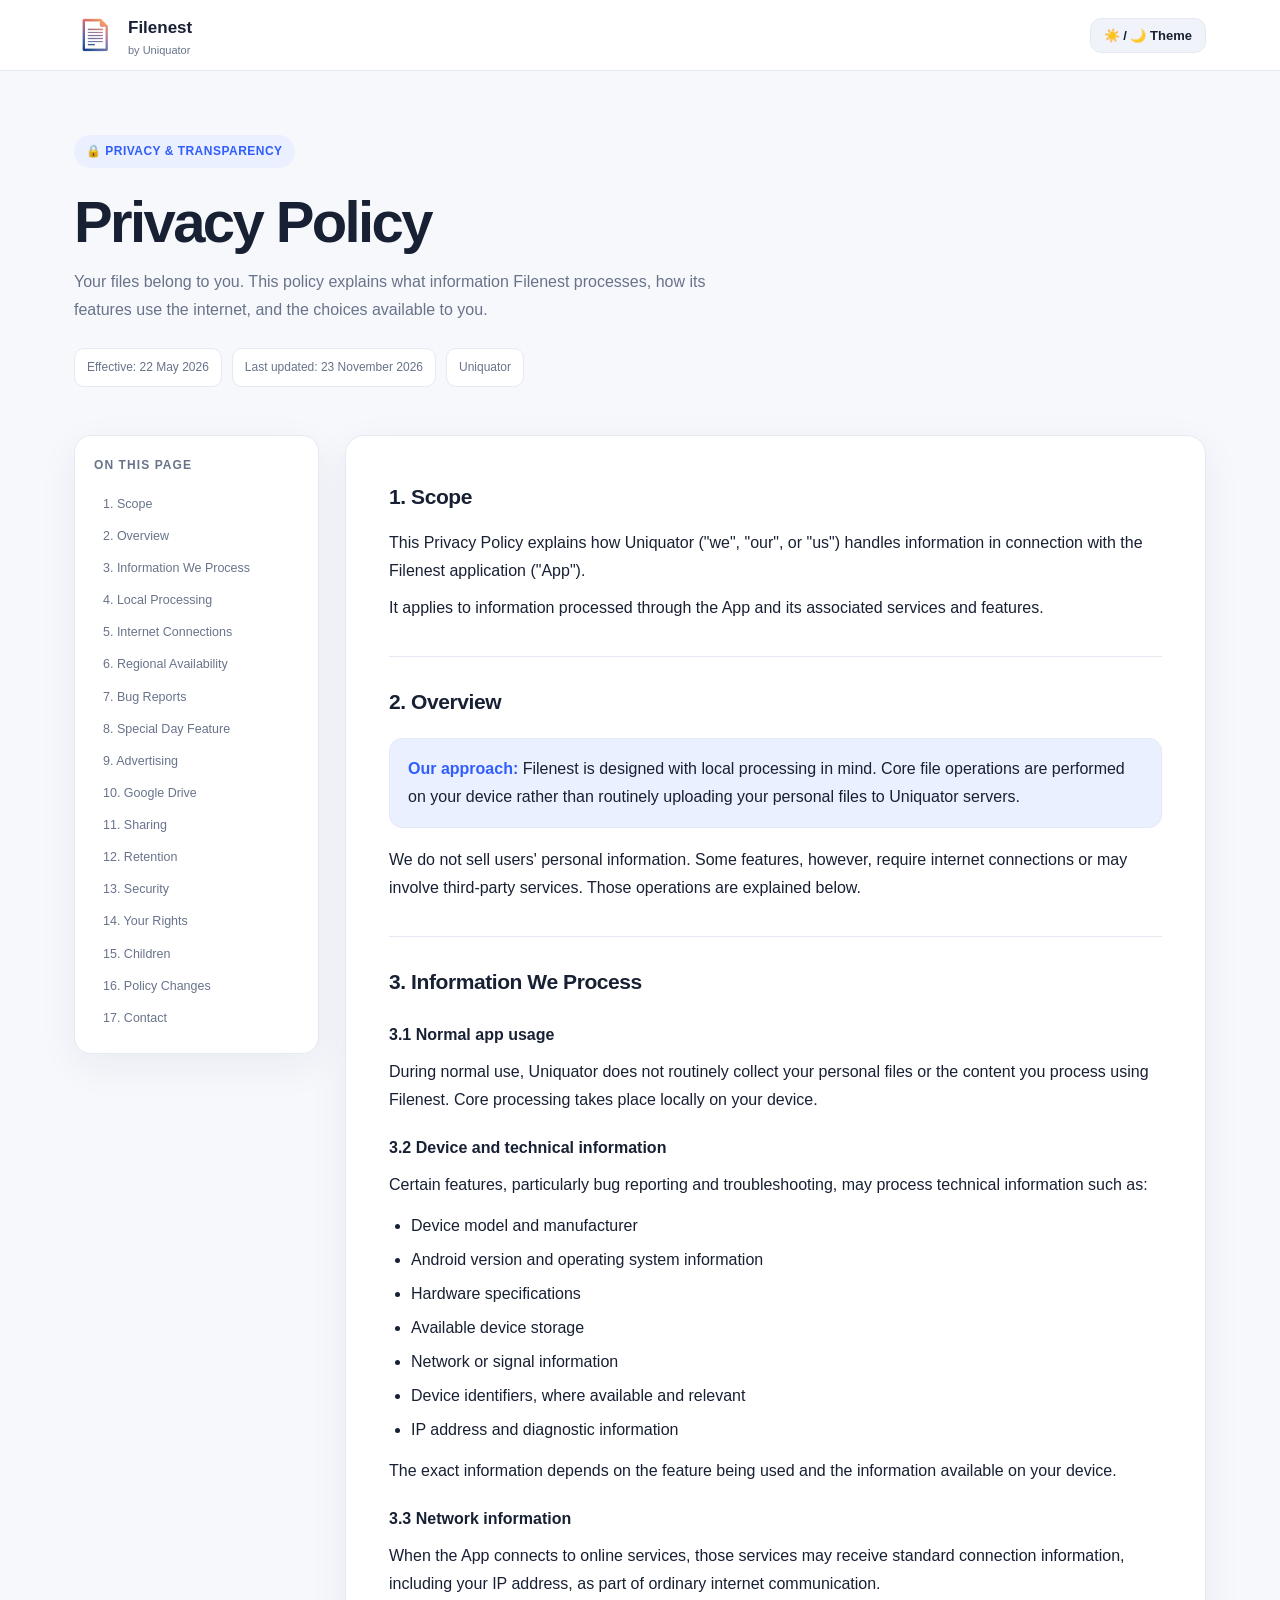
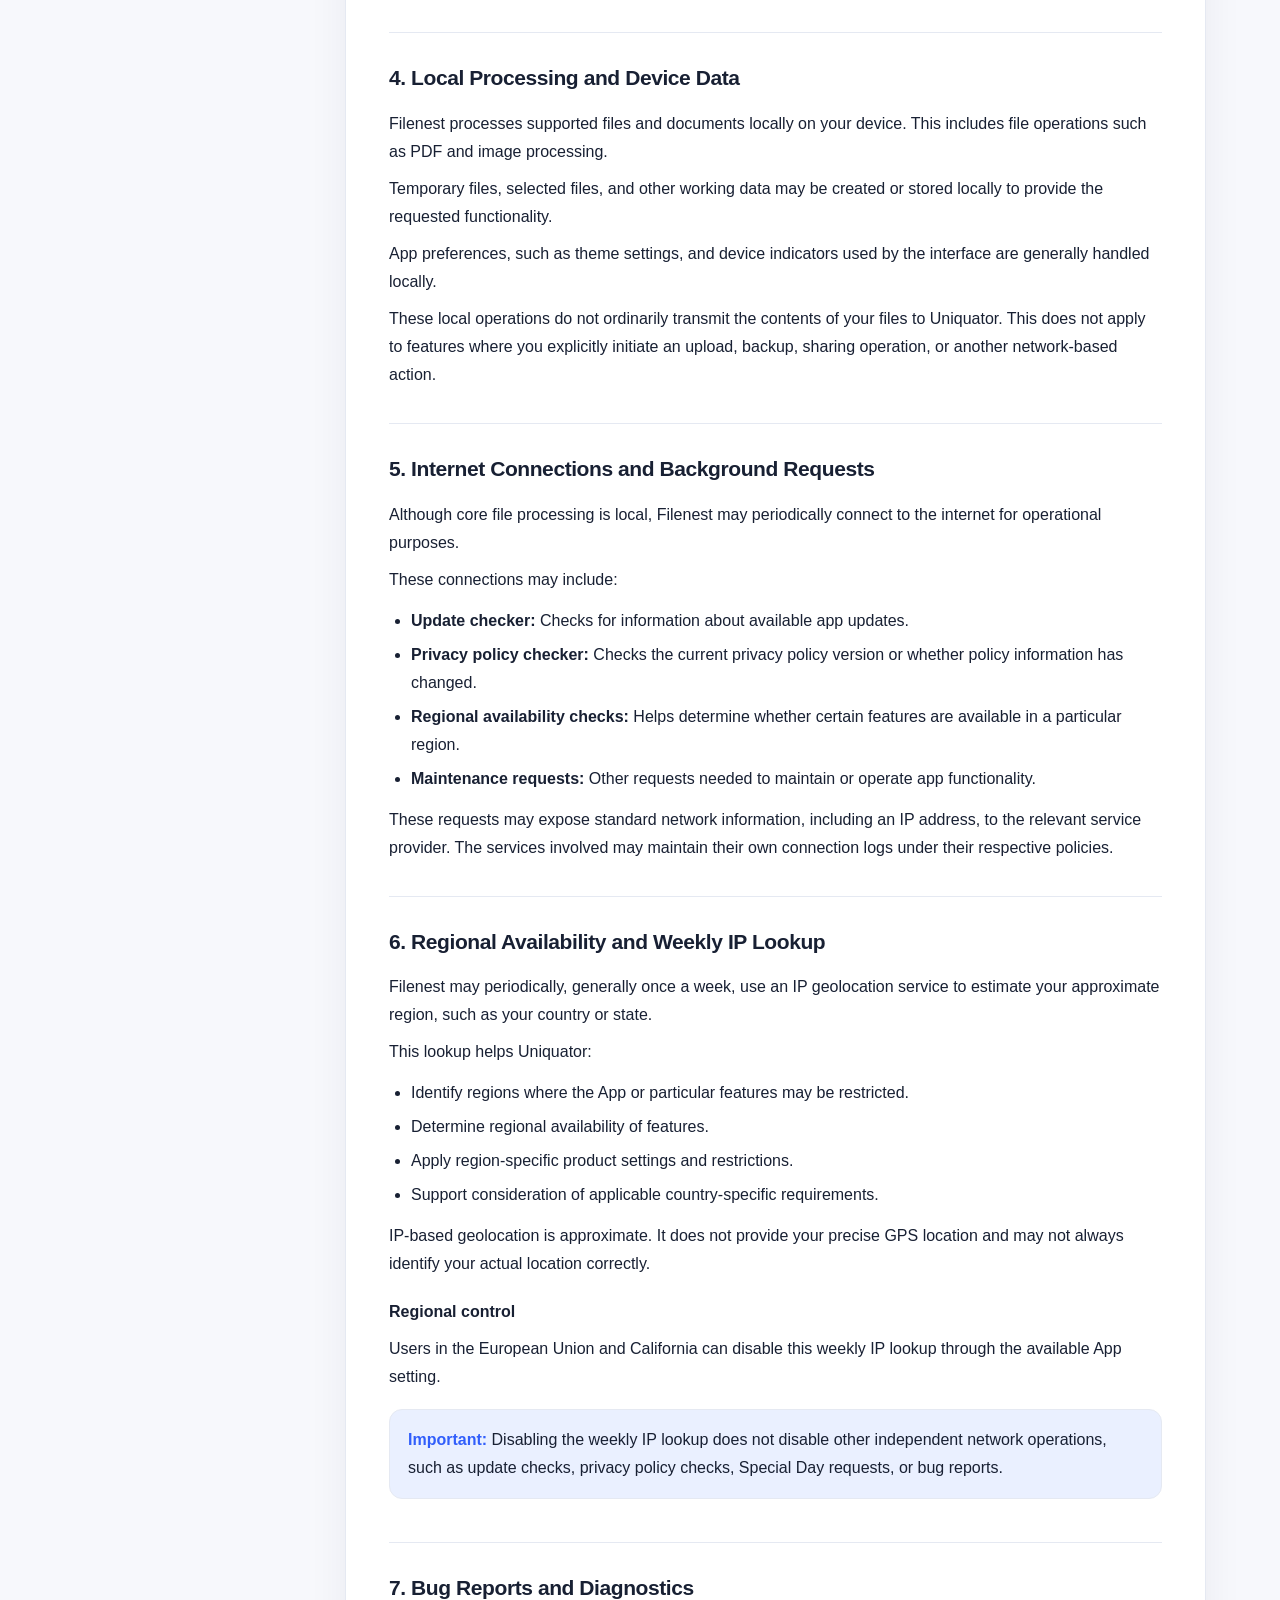
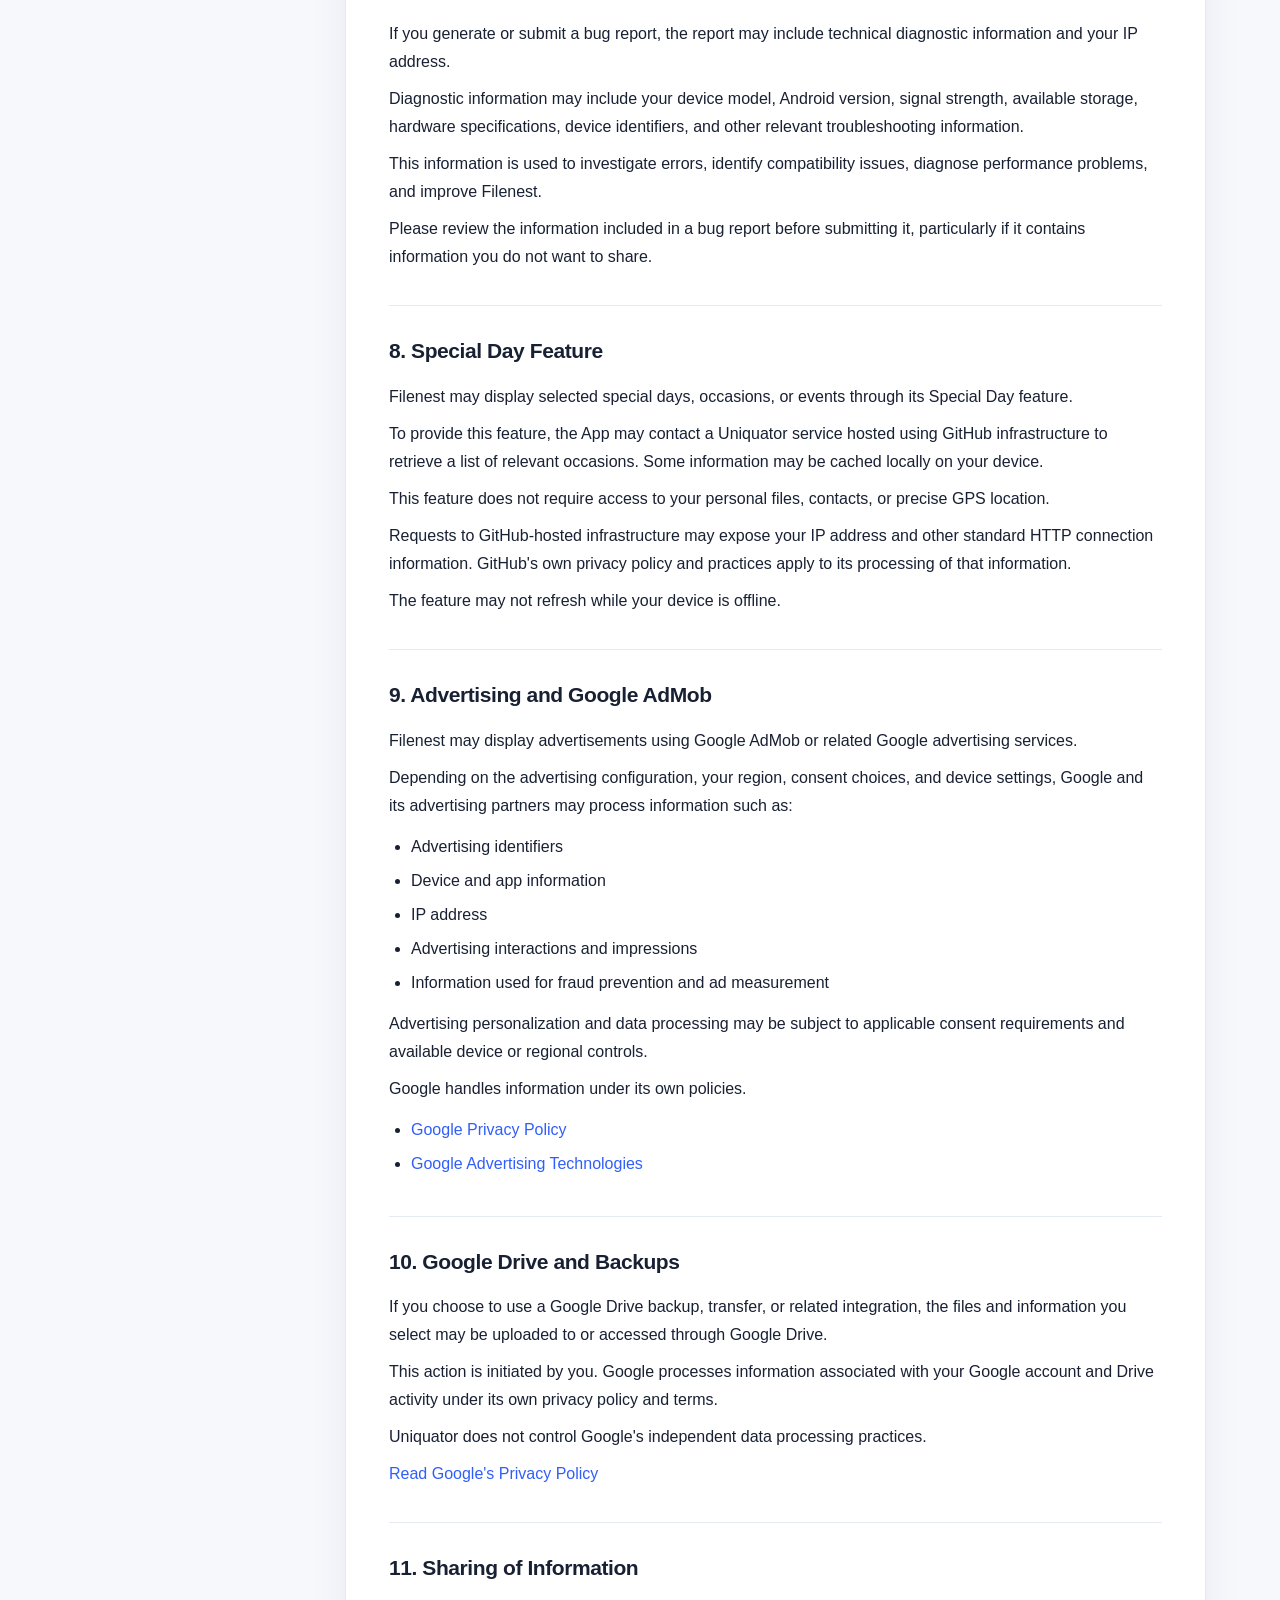
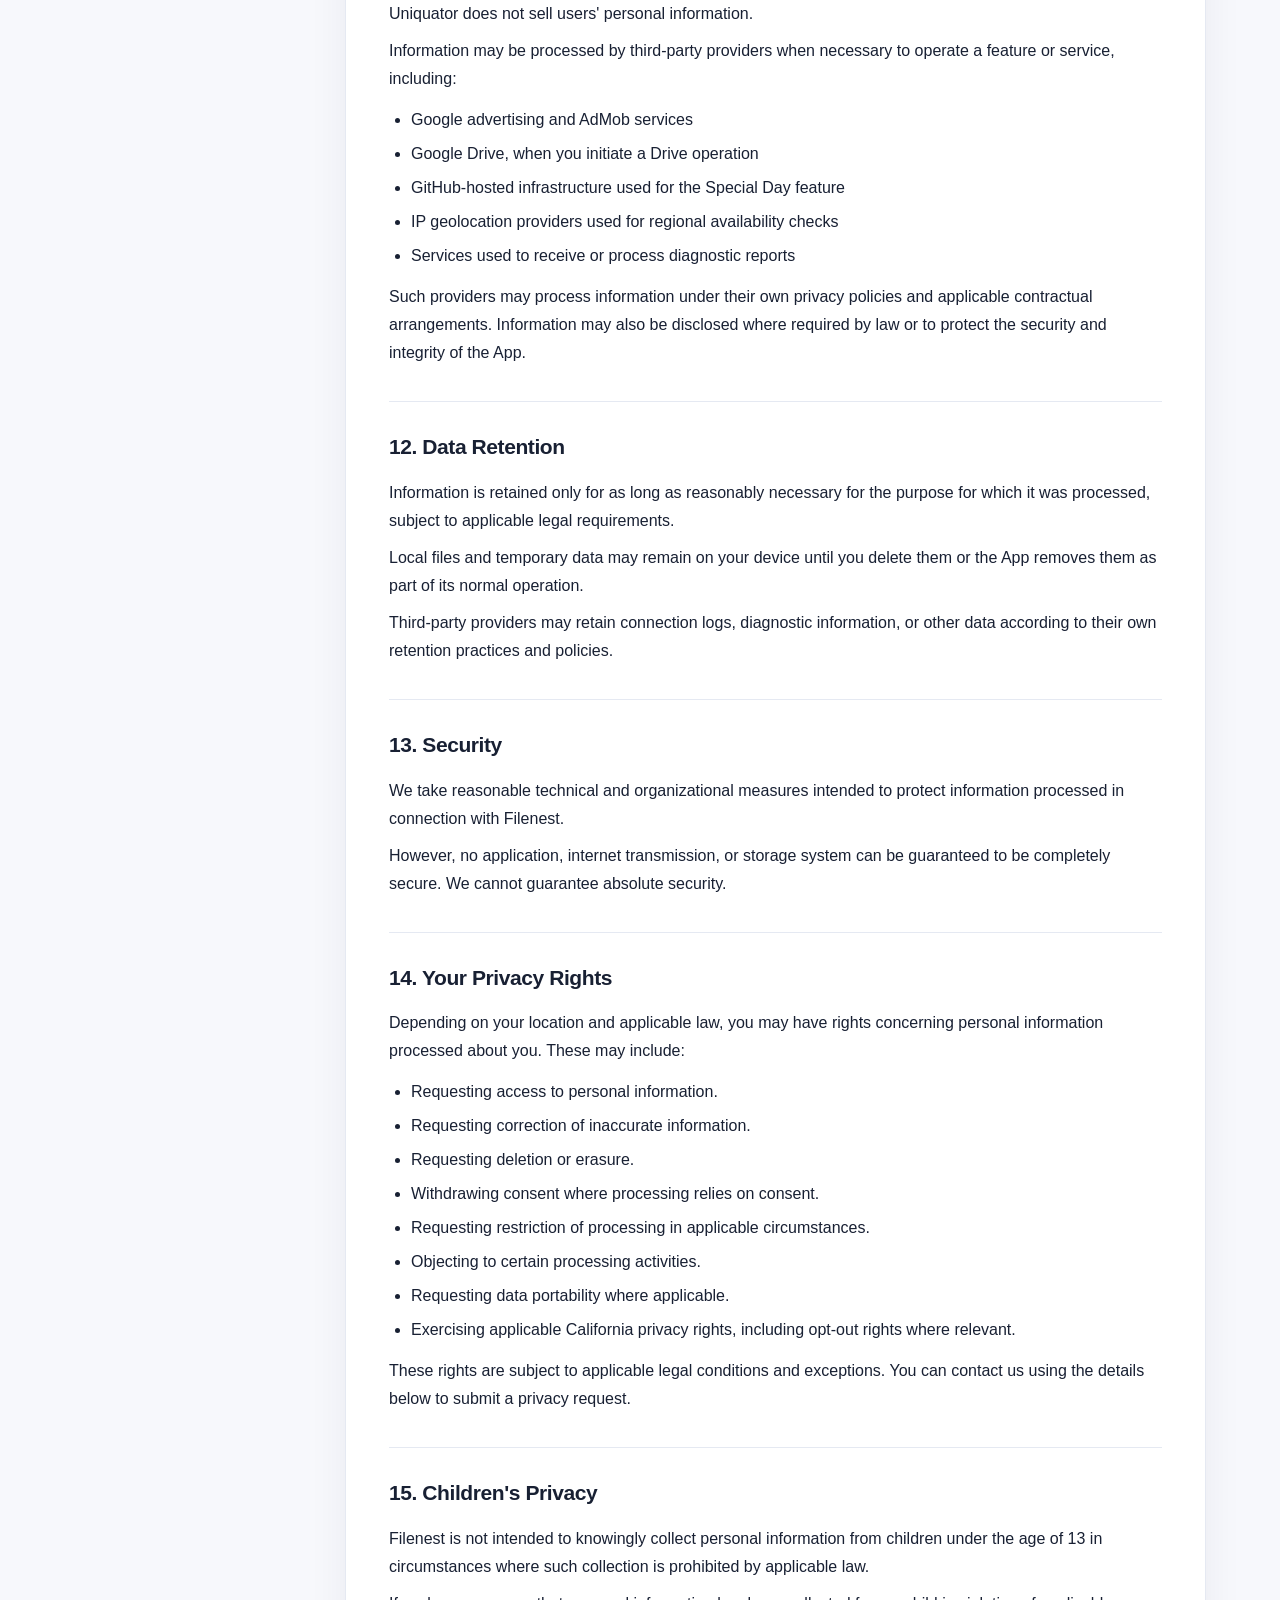
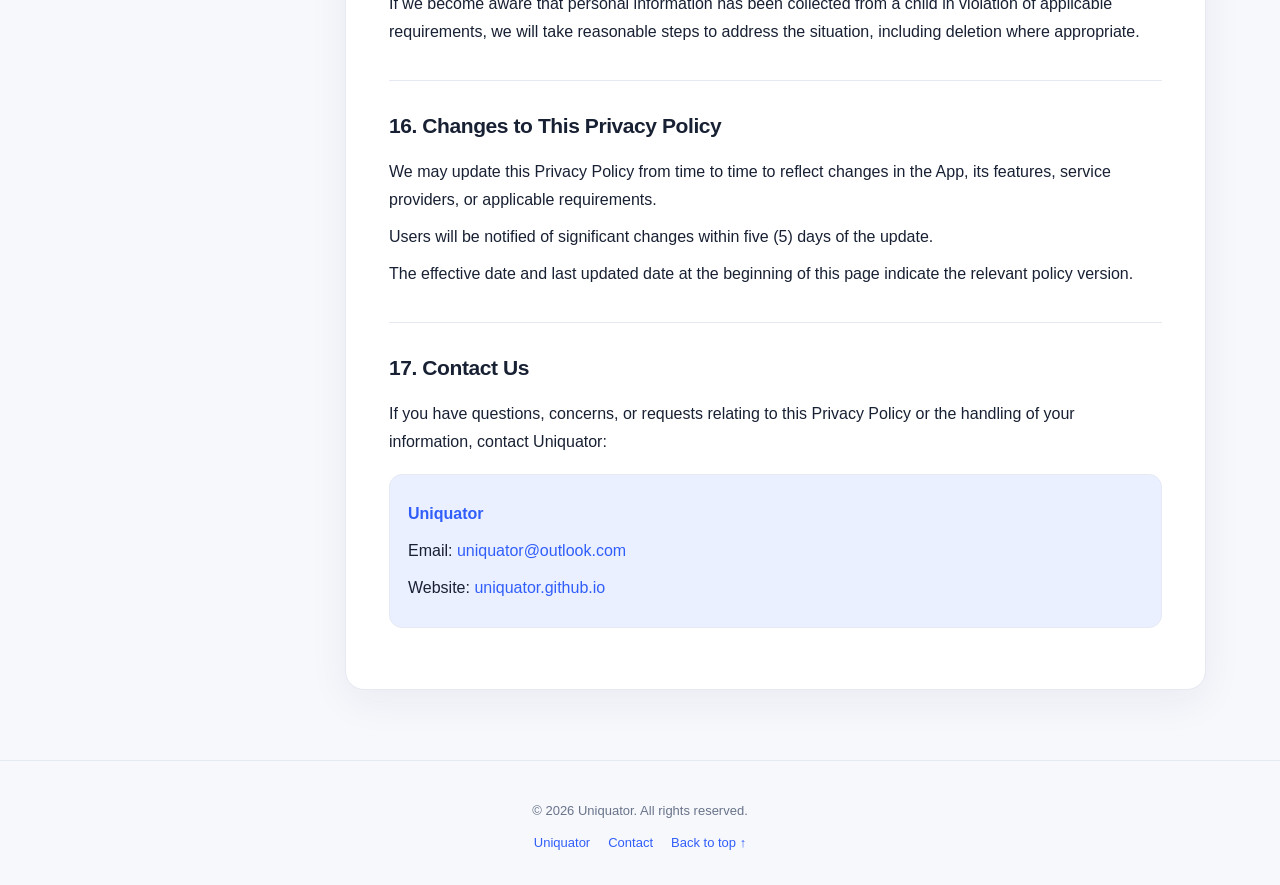
<file: public/policies/filenest.html>
<!DOCTYPE html>
<html lang="en">
<head>
  <meta charset="UTF-8">
  <meta name="viewport" content="width=device-width, initial-scale=1.0">
  <meta name="theme-color" content="#f7f8fc">
  <meta name="description" content="Filenest Privacy Policy by Uniquator. Learn how Filenest handles device information, local files, network requests, advertising and user privacy.">
  <title>Privacy Policy - Filenest | Uniquator</title>

  <script>
    (() => {
      const saved = new URLSearchParams(location.search).get("dark");
      const dark = saved === "1" ? true :
                   saved === "0" ? false :
                   matchMedia("(prefers-color-scheme: dark)").matches;
      document.documentElement.dataset.theme = dark ? "dark" : "light";
    })();
  </script>

  <style>
    :root {
      color-scheme: light;
      --bg: #f7f8fc;
      --surface: #ffffff;
      --surface-soft: #f0f3fa;
      --text: #182033;
      --muted: #68738a;
      --border: #e5e9f2;
      --accent: #315efb;
      --accent-soft: #eaf0ff;
      --shadow: 0 12px 40px rgba(20, 35, 70, .06);
    }

    [data-theme="dark"] {
      color-scheme: dark;
      --bg: #0c1020;
      --surface: #141a2c;
      --surface-soft: #1b2338;
      --text: #edf1ff;
      --muted: #a1acc5;
      --border: #29334b;
      --accent: #8ba5ff;
      --accent-soft: #202e53;
      --shadow: 0 12px 40px rgba(0, 0, 0, .2);
    }

    * { box-sizing: border-box; }

    html {
      scroll-behavior: smooth;
      scroll-padding-top: 30px;
    }

    body {
      margin: 0;
      background: var(--bg);
      color: var(--text);
      font-family: Inter, -apple-system, BlinkMacSystemFont,
                   "Segoe UI", sans-serif;
      line-height: 1.75;
      transition: background .2s, color .2s;
    }

    a {
      color: var(--accent);
      text-decoration: none;
    }

    a:hover { text-decoration: underline; }

    .topbar {
      position: sticky;
      top: 0;
      z-index: 10;
      background: var(--surface);
      border-bottom: 1px solid var(--border);
      backdrop-filter: blur(16px);
    }

    .topbar-inner {
      max-width: 1180px;
      margin: auto;
      padding: 13px 24px;
      display: flex;
      align-items: center;
      justify-content: space-between;
      gap: 16px;
    }

    .brand {
      display: flex;
      align-items: center;
      gap: 12px;
      color: var(--text);
      font-weight: 750;
      font-size: 17px;
    }

    .brand:hover { text-decoration: none; }

    .brand-logo {
      width: 42px;
      height: 42px;
      object-fit: contain;
      border-radius: 12px;
      flex-shrink: 0;
    }

    .brand small {
      display: block;
      color: var(--muted);
      font-size: 11px;
      font-weight: 500;
      line-height: 1.3;
    }

    .theme-button {
      border: 1px solid var(--border);
      background: var(--surface-soft);
      color: var(--text);
      border-radius: 11px;
      padding: 9px 13px;
      cursor: pointer;
      font-size: 13px;
      font-weight: 650;
    }

    .theme-button:hover { border-color: var(--accent); }

    .hero {
      max-width: 1180px;
      margin: auto;
      padding: 64px 24px 38px;
    }

    .eyebrow {
      display: inline-flex;
      align-items: center;
      gap: 8px;
      color: var(--accent);
      background: var(--accent-soft);
      padding: 6px 12px;
      border-radius: 100px;
      font-size: 12px;
      font-weight: 750;
      letter-spacing: .04em;
      text-transform: uppercase;
    }

    h1 {
      font-size: clamp(36px, 6vw, 58px);
      line-height: 1.1;
      letter-spacing: -.045em;
      margin: 22px 0 14px;
    }

    .hero-description {
      max-width: 650px;
      color: var(--muted);
      font-size: 16px;
    }

    .meta {
      display: flex;
      flex-wrap: wrap;
      gap: 10px;
      margin-top: 24px;
    }

    .meta span {
      border: 1px solid var(--border);
      background: var(--surface);
      border-radius: 10px;
      padding: 8px 12px;
      font-size: 12px;
      color: var(--muted);
    }

    .layout {
      max-width: 1180px;
      margin: 0 auto;
      padding: 10px 24px 70px;
      display: grid;
      grid-template-columns: 245px minmax(0, 1fr);
      gap: 26px;
      align-items: start;
    }

    .sidebar {
      position: sticky;
      top: 88px;
      background: var(--surface);
      border: 1px solid var(--border);
      border-radius: 17px;
      padding: 19px;
      box-shadow: var(--shadow);
      max-height: calc(100vh - 110px);
      overflow-y: auto;
    }

    .sidebar h3 {
      margin: 0 0 12px;
      font-size: 12px;
      text-transform: uppercase;
      letter-spacing: .09em;
      color: var(--muted);
    }

    .sidebar a {
      display: block;
      padding: 7px 9px;
      border-radius: 8px;
      color: var(--muted);
      font-size: 12.5px;
      line-height: 1.45;
    }

    .sidebar a:hover {
      color: var(--accent);
      background: var(--accent-soft);
      text-decoration: none;
    }

    .content {
      min-width: 0;
      background: var(--surface);
      border: 1px solid var(--border);
      border-radius: 19px;
      padding: clamp(22px, 4vw, 43px);
      box-shadow: var(--shadow);
    }

    section {
      padding-bottom: 25px;
      margin-bottom: 27px;
      border-bottom: 1px solid var(--border);
      scroll-margin-top: 25px;
    }

    section:last-child {
      border-bottom: 0;
      margin-bottom: 0;
      padding-bottom: 0;
    }

    h2 {
      font-size: 21px;
      letter-spacing: -.02em;
      margin: 0 0 13px;
    }

    h3 {
      font-size: 16px;
      margin: 20px 0 7px;
    }

    p { margin: 9px 0; }

    ul {
      padding-left: 22px;
      margin: 10px 0;
    }

    li { padding: 3px 0; }

    .muted { color: var(--muted); }

    .notice {
      background: var(--accent-soft);
      border: 1px solid var(--border);
      border-radius: 13px;
      padding: 16px 18px;
      margin: 18px 0;
    }

    .notice strong { color: var(--accent); }

    .footer {
      border-top: 1px solid var(--border);
      padding: 30px 24px;
      text-align: center;
      color: var(--muted);
      font-size: 13px;
    }

    .footer-links {
      display: flex;
      justify-content: center;
      flex-wrap: wrap;
      gap: 18px;
      margin-top: 10px;
    }

    @media (max-width: 800px) {
      .layout { grid-template-columns: 1fr; }
      .sidebar {
        position: static;
        max-height: none;
      }
      .sidebar nav {
        display: grid;
        grid-template-columns: repeat(2, minmax(0, 1fr));
        gap: 2px 8px;
      }
      .hero { padding-top: 42px; }
    }

    @media (max-width: 480px) {
      .topbar-inner { padding: 11px 16px; }
      .hero { padding-left: 17px; padding-right: 17px; }
      .layout { padding: 8px 14px 45px; }
      .content { padding: 21px 18px; }
      .sidebar nav { grid-template-columns: 1fr; }
    }
  </style>
</head>

<body>
  <header class="topbar">
    <div class="topbar-inner">
      <a class="brand" href="https://uniquator.github.io">
        <img
          class="brand-logo"
          src="https://uniquator.github.io/filenest/logo.png"
          alt="Filenest logo"
          width="512"
          height="512"
        >
        <span>
          Filenest
          <small>by Uniquator</small>
        </span>
      </a>

      <button class="theme-button" id="themeToggle" type="button">
        ☀️ / 🌙 Theme
      </button>
    </div>
  </header>

  <div class="hero">
    <span class="eyebrow">🔒 Privacy & Transparency</span>
    <h1>Privacy Policy</h1>
    <p class="hero-description">
      Your files belong to you. This policy explains what information
      Filenest processes, how its features use the internet, and the
      choices available to you.
    </p>
    <div class="meta">
      <span>Effective: 22 May 2026</span>
      <span>Last updated: 23 November 2026</span>
      <span>Uniquator</span>
    </div>
  </div>

  <main class="layout">
    <aside class="sidebar">
      <h3>On this page</h3>
      <nav>
        <a href="#scope">1. Scope</a>
        <a href="#overview">2. Overview</a>
        <a href="#collection">3. Information We Process</a>
        <a href="#local">4. Local Processing</a>
        <a href="#network">5. Internet Connections</a>
        <a href="#regional">6. Regional Availability</a>
        <a href="#bugs">7. Bug Reports</a>
        <a href="#special-days">8. Special Day Feature</a>
        <a href="#ads">9. Advertising</a>
        <a href="#drive">10. Google Drive</a>
        <a href="#sharing">11. Sharing</a>
        <a href="#retention">12. Retention</a>
        <a href="#security">13. Security</a>
        <a href="#rights">14. Your Rights</a>
        <a href="#children">15. Children</a>
        <a href="#changes">16. Policy Changes</a>
        <a href="#contact">17. Contact</a>
      </nav>
    </aside>

    <article class="content">

      <section id="scope">
        <h2>1. Scope</h2>
        <p>
          This Privacy Policy explains how Uniquator ("we", "our", or
          "us") handles information in connection with the Filenest
          application ("App").
        </p>
        <p>
          It applies to information processed through the App and its
          associated services and features.
        </p>
      </section>

      <section id="overview">
        <h2>2. Overview</h2>
        <div class="notice">
          <strong>Our approach:</strong>
          Filenest is designed with local processing in mind. Core file
          operations are performed on your device rather than routinely
          uploading your personal files to Uniquator servers.
        </div>
        <p>
          We do not sell users' personal information. Some features,
          however, require internet connections or may involve third-party
          services. Those operations are explained below.
        </p>
      </section>

      <section id="collection">
        <h2>3. Information We Process</h2>
        <h3>3.1 Normal app usage</h3>
        <p>
          During normal use, Uniquator does not routinely collect your
          personal files or the content you process using Filenest.
          Core processing takes place locally on your device.
        </p>

        <h3>3.2 Device and technical information</h3>
        <p>
          Certain features, particularly bug reporting and troubleshooting,
          may process technical information such as:
        </p>
        <ul>
          <li>Device model and manufacturer</li>
          <li>Android version and operating system information</li>
          <li>Hardware specifications</li>
          <li>Available device storage</li>
          <li>Network or signal information</li>
          <li>Device identifiers, where available and relevant</li>
          <li>IP address and diagnostic information</li>
        </ul>
        <p>
          The exact information depends on the feature being used and
          the information available on your device.
        </p>

        <h3>3.3 Network information</h3>
        <p>
          When the App connects to online services, those services may
          receive standard connection information, including your IP
          address, as part of ordinary internet communication.
        </p>
      </section>

      <section id="local">
        <h2>4. Local Processing and Device Data</h2>
        <p>
          Filenest processes supported files and documents locally on
          your device. This includes file operations such as PDF and
          image processing.
        </p>
        <p>
          Temporary files, selected files, and other working data may
          be created or stored locally to provide the requested
          functionality.
        </p>
        <p>
          App preferences, such as theme settings, and device indicators
          used by the interface are generally handled locally.
        </p>
        <p>
          These local operations do not ordinarily transmit the contents
          of your files to Uniquator. This does not apply to features
          where you explicitly initiate an upload, backup, sharing
          operation, or another network-based action.
        </p>
      </section>

      <section id="network">
        <h2>5. Internet Connections and Background Requests</h2>
        <p>
          Although core file processing is local, Filenest may periodically
          connect to the internet for operational purposes.
        </p>
        <p>These connections may include:</p>
        <ul>
          <li>
            <strong>Update checker:</strong> Checks for information about
            available app updates.
          </li>
          <li>
            <strong>Privacy policy checker:</strong> Checks the current
            privacy policy version or whether policy information has
            changed.
          </li>
          <li>
            <strong>Regional availability checks:</strong> Helps determine
            whether certain features are available in a particular region.
          </li>
          <li>
            <strong>Maintenance requests:</strong> Other requests needed
            to maintain or operate app functionality.
          </li>
        </ul>
        <p>
          These requests may expose standard network information,
          including an IP address, to the relevant service provider.
          The services involved may maintain their own connection logs
          under their respective policies.
        </p>
      </section>

      <section id="regional">
        <h2>6. Regional Availability and Weekly IP Lookup</h2>
        <p>
          Filenest may periodically, generally once a week, use an IP
          geolocation service to estimate your approximate region,
          such as your country or state.
        </p>
        <p>This lookup helps Uniquator:</p>
        <ul>
          <li>Identify regions where the App or particular features may be restricted.</li>
          <li>Determine regional availability of features.</li>
          <li>Apply region-specific product settings and restrictions.</li>
          <li>Support consideration of applicable country-specific requirements.</li>
        </ul>
        <p>
          IP-based geolocation is approximate. It does not provide your
          precise GPS location and may not always identify your actual
          location correctly.
        </p>
        <h3>Regional control</h3>
        <p>
          Users in the European Union and California can disable this
          weekly IP lookup through the available App setting.
        </p>
        <div class="notice">
          <strong>Important:</strong>
          Disabling the weekly IP lookup does not disable other independent
          network operations, such as update checks, privacy policy checks,
          Special Day requests, or bug reports.
        </div>
      </section>

      <section id="bugs">
        <h2>7. Bug Reports and Diagnostics</h2>
        <p>
          If you generate or submit a bug report, the report may include
          technical diagnostic information and your IP address.
        </p>
        <p>
          Diagnostic information may include your device model, Android
          version, signal strength, available storage, hardware
          specifications, device identifiers, and other relevant
          troubleshooting information.
        </p>
        <p>
          This information is used to investigate errors, identify
          compatibility issues, diagnose performance problems, and
          improve Filenest.
        </p>
        <p>
          Please review the information included in a bug report before
          submitting it, particularly if it contains information you
          do not want to share.
        </p>
      </section>

      <section id="special-days">
        <h2>8. Special Day Feature</h2>
        <p>
          Filenest may display selected special days, occasions, or
          events through its Special Day feature.
        </p>
        <p>
          To provide this feature, the App may contact a Uniquator
          service hosted using GitHub infrastructure to retrieve a
          list of relevant occasions. Some information may be cached
          locally on your device.
        </p>
        <p>
          This feature does not require access to your personal files,
          contacts, or precise GPS location.
        </p>
        <p>
          Requests to GitHub-hosted infrastructure may expose your IP
          address and other standard HTTP connection information.
          GitHub's own privacy policy and practices apply to its
          processing of that information.
        </p>
        <p>
          The feature may not refresh while your device is offline.
        </p>
      </section>

      <section id="ads">
        <h2>9. Advertising and Google AdMob</h2>
        <p>
          Filenest may display advertisements using Google AdMob or
          related Google advertising services.
        </p>
        <p>
          Depending on the advertising configuration, your region,
          consent choices, and device settings, Google and its
          advertising partners may process information such as:
        </p>
        <ul>
          <li>Advertising identifiers</li>
          <li>Device and app information</li>
          <li>IP address</li>
          <li>Advertising interactions and impressions</li>
          <li>Information used for fraud prevention and ad measurement</li>
        </ul>
        <p>
          Advertising personalization and data processing may be
          subject to applicable consent requirements and available
          device or regional controls.
        </p>
        <p>
          Google handles information under its own policies.
        </p>
        <ul>
          <li>
            <a href="https://policies.google.com/privacy" target="_blank" rel="noopener">
              Google Privacy Policy
            </a>
          </li>
          <li>
            <a href="https://policies.google.com/technologies/ads" target="_blank" rel="noopener">
              Google Advertising Technologies
            </a>
          </li>
        </ul>
      </section>

      <section id="drive">
        <h2>10. Google Drive and Backups</h2>
        <p>
          If you choose to use a Google Drive backup, transfer, or
          related integration, the files and information you select
          may be uploaded to or accessed through Google Drive.
        </p>
        <p>
          This action is initiated by you. Google processes information
          associated with your Google account and Drive activity under
          its own privacy policy and terms.
        </p>
        <p>
          Uniquator does not control Google's independent data
          processing practices.
        </p>
        <p>
          <a href="https://policies.google.com/privacy" target="_blank" rel="noopener">
            Read Google's Privacy Policy
          </a>
        </p>
      </section>

      <section id="sharing">
        <h2>11. Sharing of Information</h2>
        <p>
          Uniquator does not sell users' personal information.
        </p>
        <p>
          Information may be processed by third-party providers when
          necessary to operate a feature or service, including:
        </p>
        <ul>
          <li>Google advertising and AdMob services</li>
          <li>Google Drive, when you initiate a Drive operation</li>
          <li>GitHub-hosted infrastructure used for the Special Day feature</li>
          <li>IP geolocation providers used for regional availability checks</li>
          <li>Services used to receive or process diagnostic reports</li>
        </ul>
        <p>
          Such providers may process information under their own
          privacy policies and applicable contractual arrangements.
          Information may also be disclosed where required by law
          or to protect the security and integrity of the App.
        </p>
      </section>

      <section id="retention">
        <h2>12. Data Retention</h2>
        <p>
          Information is retained only for as long as reasonably
          necessary for the purpose for which it was processed,
          subject to applicable legal requirements.
        </p>
        <p>
          Local files and temporary data may remain on your device
          until you delete them or the App removes them as part of
          its normal operation.
        </p>
        <p>
          Third-party providers may retain connection logs, diagnostic
          information, or other data according to their own retention
          practices and policies.
        </p>
      </section>

      <section id="security">
        <h2>13. Security</h2>
        <p>
          We take reasonable technical and organizational measures
          intended to protect information processed in connection
          with Filenest.
        </p>
        <p>
          However, no application, internet transmission, or storage
          system can be guaranteed to be completely secure. We cannot
          guarantee absolute security.
        </p>
      </section>

      <section id="rights">
        <h2>14. Your Privacy Rights</h2>
        <p>
          Depending on your location and applicable law, you may have
          rights concerning personal information processed about you.
          These may include:
        </p>
        <ul>
          <li>Requesting access to personal information.</li>
          <li>Requesting correction of inaccurate information.</li>
          <li>Requesting deletion or erasure.</li>
          <li>Withdrawing consent where processing relies on consent.</li>
          <li>Requesting restriction of processing in applicable circumstances.</li>
          <li>Objecting to certain processing activities.</li>
          <li>Requesting data portability where applicable.</li>
          <li>Exercising applicable California privacy rights, including opt-out rights where relevant.</li>
        </ul>
        <p>
          These rights are subject to applicable legal conditions and
          exceptions. You can contact us using the details below to
          submit a privacy request.
        </p>
      </section>

      <section id="children">
        <h2>15. Children's Privacy</h2>
        <p>
          Filenest is not intended to knowingly collect personal
          information from children under the age of 13 in circumstances
          where such collection is prohibited by applicable law.
        </p>
        <p>
          If we become aware that personal information has been
          collected from a child in violation of applicable requirements,
          we will take reasonable steps to address the situation,
          including deletion where appropriate.
        </p>
      </section>

      <section id="changes">
        <h2>16. Changes to This Privacy Policy</h2>
        <p>
          We may update this Privacy Policy from time to time to reflect
          changes in the App, its features, service providers, or
          applicable requirements.
        </p>
        <p>
          Users will be notified of significant changes within five
          (5) days of the update.
        </p>
        <p>
          The effective date and last updated date at the beginning
          of this page indicate the relevant policy version.
        </p>
      </section>

      <section id="contact">
        <h2>17. Contact Us</h2>
        <p>
          If you have questions, concerns, or requests relating to
          this Privacy Policy or the handling of your information,
          contact Uniquator:
        </p>
        <div class="notice">
          <p><strong>Uniquator</strong></p>
          <p>
            Email:
            <a href="mailto:uniquator@outlook.com">
              uniquator@outlook.com
            </a>
          </p>
          <p>
            Website:
            <a href="https://uniquator.github.io" target="_blank" rel="noopener">
              uniquator.github.io
            </a>
          </p>
        </div>
      </section>

    </article>
  </main>

  <footer class="footer">
    <p>© 2026 Uniquator. All rights reserved.</p>
    <div class="footer-links">
      <a href="https://uniquator.github.io">Uniquator</a>
      <a href="mailto:uniquator@outlook.com">Contact</a>
      <a href="#scope">Back to top ↑</a>
    </div>
  </footer>

  <script>
    const toggle = document.getElementById("themeToggle");

    toggle.addEventListener("click", () => {
      const current = document.documentElement.dataset.theme;
      const next = current === "dark" ? "light" : "dark";

      document.documentElement.dataset.theme = next;

      const url = new URL(location.href);
      url.searchParams.set("dark", next === "dark" ? "1" : "0");
      history.replaceState({}, "", url);
    });
  </script>
</body>
</html>
</file>
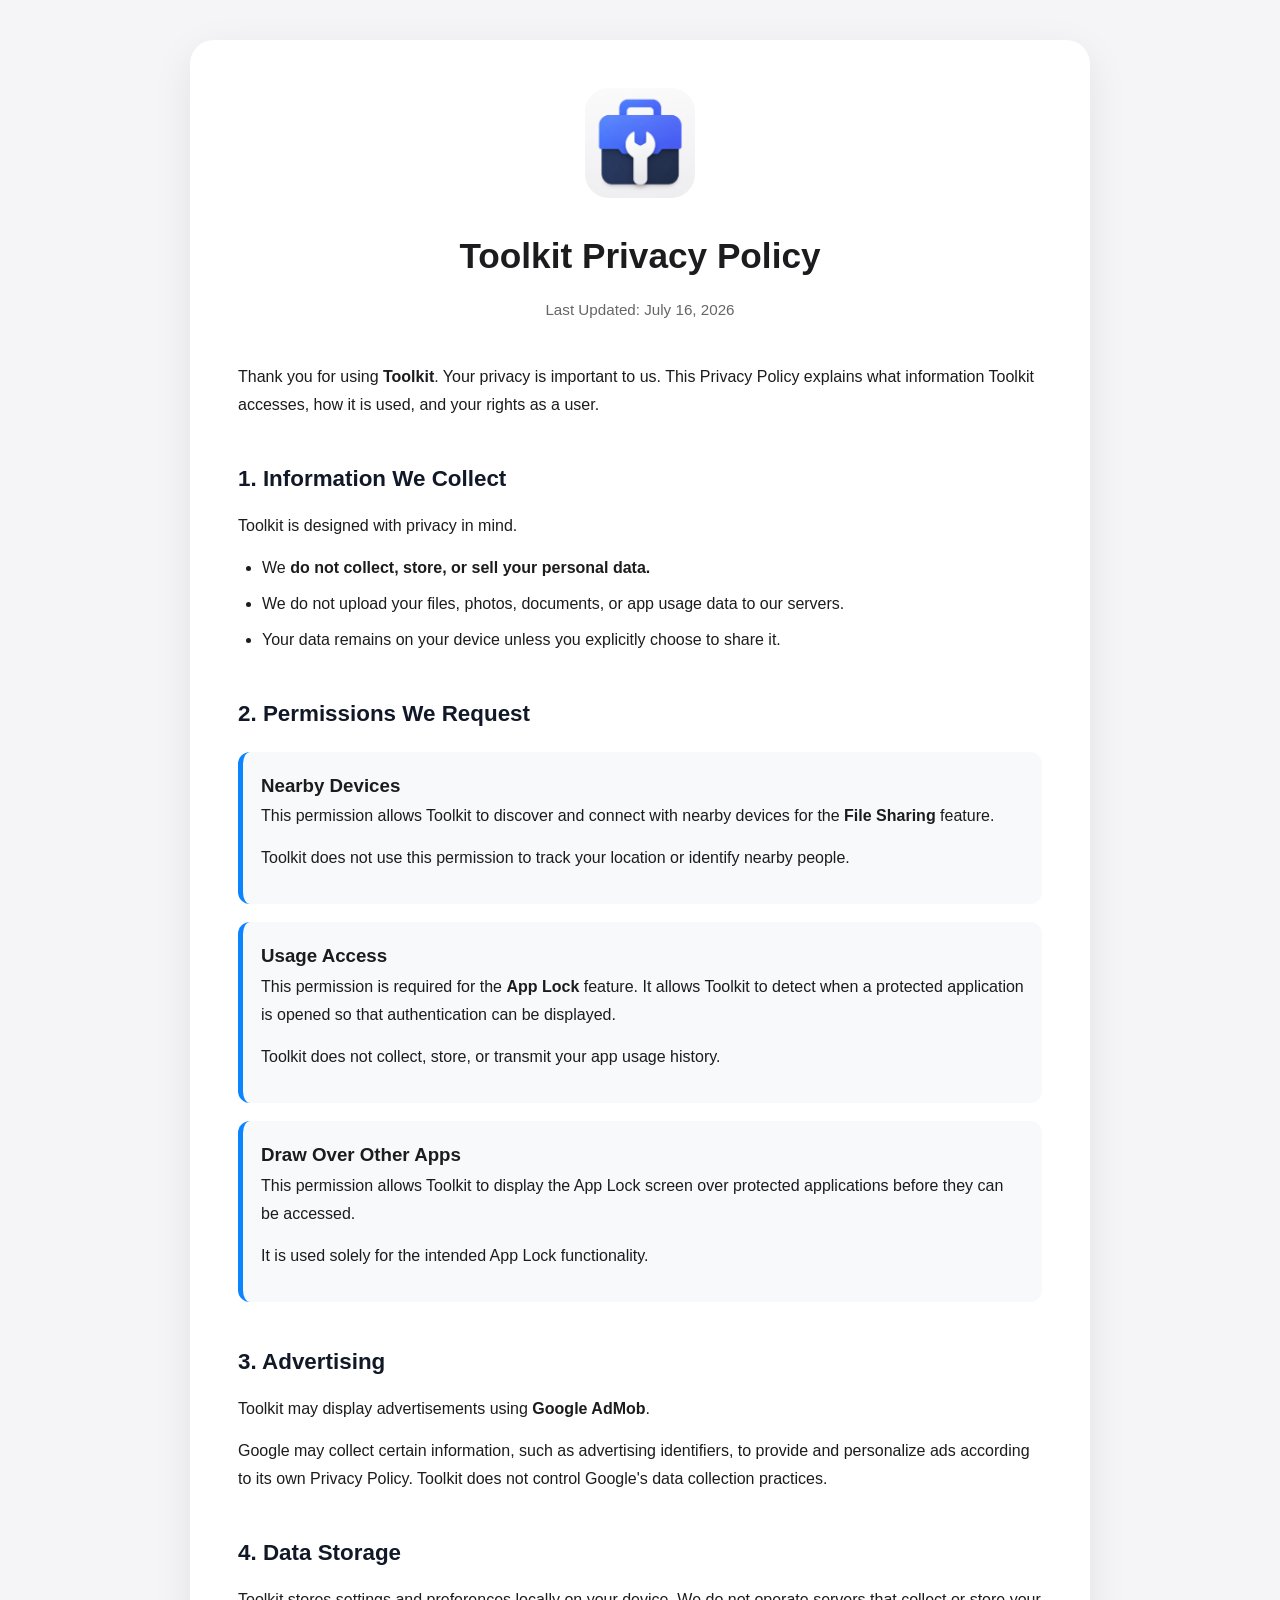
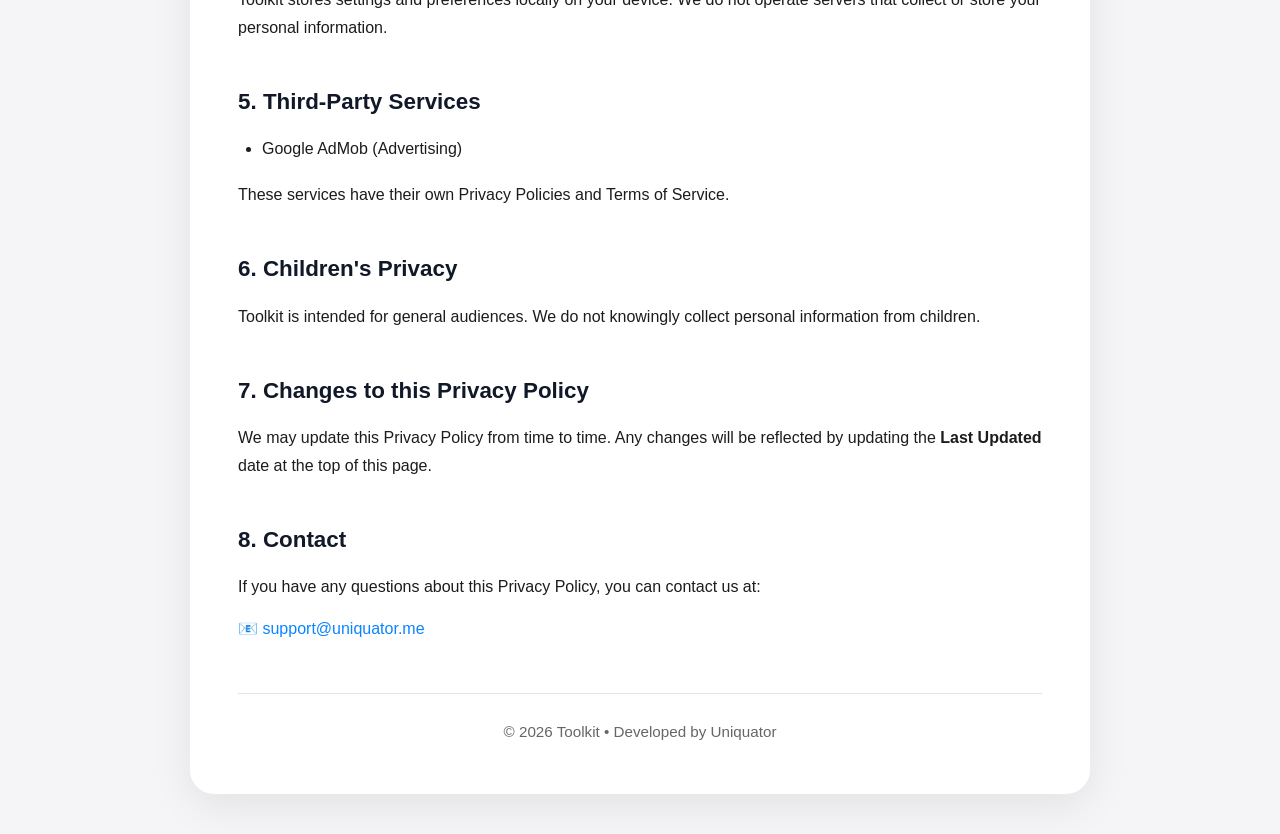
<file: public/policies/toolkit.html>
<!DOCTYPE html>
<html lang="en">
<head>
    <meta charset="UTF-8" />
    <meta name="viewport" content="width=device-width, initial-scale=1.0" />
    <title>Toolkit Privacy Policy</title>

    <style>
        *{
            margin:0;
            padding:0;
            box-sizing:border-box;
        }

        body{
            font-family: Inter, "Segoe UI", Roboto, Arial, sans-serif;
            background:#f5f5f7;
            color:#1c1c1e;
            line-height:1.75;
        }

        .container{
            max-width:900px;
            margin:40px auto;
            background:#fff;
            border-radius:24px;
            padding:48px;
            box-shadow:0 12px 40px rgba(0,0,0,.08);
        }

        .header{
            text-align:center;
            margin-bottom:40px;
        }

        .header img{
            width:110px;
            height:110px;
            border-radius:24px;
            margin-bottom:18px;
        }

        h1{
            font-size:2.2rem;
            font-weight:700;
            margin-bottom:10px;
        }

        .updated{
            color:#666;
            font-size:.95rem;
        }

        h2{
            margin-top:40px;
            margin-bottom:14px;
            color:#111827;
            font-size:1.4rem;
        }

        p{
            margin-bottom:14px;
        }

        ul{
            padding-left:24px;
            margin-bottom:18px;
        }

        li{
            margin:8px 0;
        }

        .permission{
            background:#f8f9fb;
            border-left:5px solid #0A84FF;
            border-radius:12px;
            padding:18px;
            margin:18px 0;
        }

        a{
            color:#0A84FF;
            text-decoration:none;
        }

        a:hover{
            text-decoration:underline;
        }

        .footer{
            margin-top:50px;
            text-align:center;
            color:#666;
            font-size:.95rem;
            border-top:1px solid #e5e5e5;
            padding-top:25px;
        }

        @media (max-width:700px){

            body{
                background:#fff;
            }

            .container{
                margin:0;
                border-radius:0;
                box-shadow:none;
                padding:28px;
            }

            .header img{
                width:90px;
                height:90px;
            }

            h1{
                font-size:1.8rem;
            }
        }
    </style>
</head>
<body>

<div class="container">

    <div class="header">
        <img src="../logo/toolkit.png" alt="Toolkit Logo">
        <h1>Toolkit Privacy Policy</h1>
        <div class="updated">Last Updated: July 16, 2026</div>
    </div>

    <p>
        Thank you for using <strong>Toolkit</strong>. Your privacy is important to us.
        This Privacy Policy explains what information Toolkit accesses,
        how it is used, and your rights as a user.
    </p>

    <h2>1. Information We Collect</h2>

    <p>Toolkit is designed with privacy in mind.</p>

    <ul>
        <li>We <strong>do not collect, store, or sell your personal data.</strong></li>
        <li>We do not upload your files, photos, documents, or app usage data to our servers.</li>
        <li>Your data remains on your device unless you explicitly choose to share it.</li>
    </ul>

    <h2>2. Permissions We Request</h2>

    <div class="permission">
        <h3>Nearby Devices</h3>
        <p>
            This permission allows Toolkit to discover and connect with nearby
            devices for the <strong>File Sharing</strong> feature.
        </p>
        <p>
            Toolkit does not use this permission to track your location or identify nearby people.
        </p>
    </div>

    <div class="permission">
        <h3>Usage Access</h3>
        <p>
            This permission is required for the <strong>App Lock</strong> feature.
            It allows Toolkit to detect when a protected application is opened
            so that authentication can be displayed.
        </p>
        <p>
            Toolkit does not collect, store, or transmit your app usage history.
        </p>
    </div>

    <div class="permission">
        <h3>Draw Over Other Apps</h3>
        <p>
            This permission allows Toolkit to display the App Lock screen over
            protected applications before they can be accessed.
        </p>
        <p>
            It is used solely for the intended App Lock functionality.
        </p>
    </div>

    <h2>3. Advertising</h2>

    <p>
        Toolkit may display advertisements using
        <strong>Google AdMob</strong>.
    </p>

    <p>
        Google may collect certain information, such as advertising identifiers,
        to provide and personalize ads according to its own Privacy Policy.
        Toolkit does not control Google's data collection practices.
    </p>

    <h2>4. Data Storage</h2>

    <p>
        Toolkit stores settings and preferences locally on your device.
        We do not operate servers that collect or store your personal information.
    </p>

    <h2>5. Third-Party Services</h2>

    <ul>
        <li>Google AdMob (Advertising)</li>
    </ul>

    <p>
        These services have their own Privacy Policies and Terms of Service.
    </p>

    <h2>6. Children's Privacy</h2>

    <p>
        Toolkit is intended for general audiences.
        We do not knowingly collect personal information from children.
    </p>

    <h2>7. Changes to this Privacy Policy</h2>

    <p>
        We may update this Privacy Policy from time to time.
        Any changes will be reflected by updating the
        <strong>Last Updated</strong> date at the top of this page.
    </p>

    <h2>8. Contact</h2>

    <p>
        If you have any questions about this Privacy Policy, you can contact us at:
    </p>

    <p>
        📧 <a href="mailto:support@uniquator.me">support@uniquator.me</a>
    </p>

    <div class="footer">
        © 2026 Toolkit • Developed by Uniquator
    </div>

</div>

</body>
</html>
</file>
<file: filenest/styles.css>
:root {
  --bg: #f7f7f4;
  --surface: #ffffff;
  --surface-2: #ededeb;
  --ink: #111111;
  --ink-invert: #ffffff;
  --muted: #686868;
  --line: #d9d9d4;
  --strong-line: #b9b9b2;
  --shadow: 0 24px 80px rgba(17, 17, 17, 0.10);
  --radius: 8px;
}

:root[data-theme="dark"] {
  --bg: #111111;
  --surface: #1a1a1a;
  --surface-2: #242424;
  --ink: #f4f4f1;
  --ink-invert: #111111;
  --muted: #b8b8b0;
  --line: #333333;
  --strong-line: #555555;
  --shadow: 0 24px 80px rgba(0, 0, 0, 0.38);
}

* {
  box-sizing: border-box;
}

[hidden] {
  display: none !important;
}

html {
  scroll-behavior: smooth;
}

body {
  margin: 0;
  min-height: 100vh;
  color: var(--ink);
  background: var(--bg);
  font-family: Inter, Arial, sans-serif;
}

body.modal-open {
  overflow: hidden;
}

a {
  color: inherit;
  text-decoration: none;
}

button,
input,
select {
  font: inherit;
}

.material-symbols-rounded {
  font-family: "Material Symbols Rounded";
  font-weight: normal;
  font-style: normal;
  font-size: 22px;
  line-height: 1;
  display: inline-flex;
  text-transform: none;
  letter-spacing: 0;
  white-space: nowrap;
  direction: ltr;
  -webkit-font-feature-settings: "liga";
  -webkit-font-smoothing: antialiased;
}

.topbar,
.app-shell {
  display: flex;
  align-items: center;
  justify-content: space-between;
  gap: 24px;
  width: min(1160px, calc(100% - 32px));
  margin: 0 auto;
  padding: 22px 0;
}

.brand {
  display: inline-flex;
  align-items: center;
  gap: 10px;
  font-weight: 800;
  letter-spacing: 0;
}

.brand-mark {
  width: 38px;
  height: 38px;
  display: block;
  object-fit: contain;
  background: var(--surface);
  border: 1px solid var(--line);
  border-radius: var(--radius);
}

.topnav {
  display: flex;
  align-items: center;
  gap: 8px;
}

.topnav a,
.icon-link {
  display: inline-flex;
  min-height: 40px;
  align-items: center;
  justify-content: center;
  border: 1px solid var(--line);
  border-radius: var(--radius);
  color: var(--ink);
  background: var(--surface);
}

.topnav a {
  padding: 0 14px;
  color: var(--muted);
  font-size: 14px;
  font-weight: 600;
}

.icon-link {
  width: 42px;
}

.app-actions {
  display: flex;
  align-items: center;
  gap: 8px;
}

.menu-toggle {
  display: none;
}

.android-download-link {
  display: none;
}

.mobile-tool-menu {
  position: fixed;
  inset: 0;
  z-index: 40;
  display: grid;
  place-items: stretch;
  padding: 12px;
  background: rgba(17, 17, 17, 0.42);
}

.mobile-tool-menu[hidden] {
  display: none;
}

.mobile-tool-sheet {
  display: grid;
  grid-template-rows: auto minmax(0, 1fr);
  gap: 14px;
  width: min(420px, 100%);
  max-height: calc(100vh - 24px);
  margin-left: auto;
  padding: 16px;
  overflow: hidden;
  border: 1px solid var(--line);
  border-radius: var(--radius);
  background: var(--surface);
  box-shadow: var(--shadow);
}

.mobile-tool-head {
  display: flex;
  align-items: center;
  justify-content: space-between;
  gap: 16px;
}

.mobile-tool-head h2 {
  margin: 0;
  font-size: 30px;
}

.mobile-tool-list {
  display: grid;
  gap: 8px;
  overflow: auto;
}

.mobile-tool-button {
  display: flex;
  width: 100%;
  min-height: 50px;
  align-items: center;
  gap: 10px;
  padding: 0 12px;
  border: 1px solid var(--line);
  border-radius: var(--radius);
  color: var(--ink);
  background: var(--surface);
  cursor: pointer;
  font-weight: 800;
  text-align: left;
}

.mobile-tool-button.active {
  color: var(--ink-invert);
  background: var(--ink);
}

.android-app-modal {
  position: fixed;
  inset: 0;
  z-index: 60;
  display: grid;
  place-items: center;
  padding: 18px;
  background: rgba(17, 17, 17, 0.52);
}

.download-modal {
  position: fixed;
  inset: 0;
  z-index: 70;
  display: grid;
  place-items: end center;
  padding: 14px;
  background: rgba(17, 17, 17, 0.52);
}

.download-modal[hidden] {
  display: none;
}

.download-dialog {
  position: relative;
  display: grid;
  gap: 12px;
  width: min(440px, 100%);
  padding: 22px;
  border: 1px solid var(--line);
  border-radius: var(--radius);
  background: var(--surface);
  box-shadow: var(--shadow);
}

.download-dialog h2 {
  margin: 0;
  font-size: 30px;
  line-height: 1;
}

.download-dialog p:not(.eyebrow) {
  margin: 0;
  color: var(--muted);
}

.modal-download-actions {
  display: grid;
  gap: 10px;
  margin-top: 8px;
}

.modal-download-actions .download-link {
  width: 100%;
  min-height: 48px;
  color: var(--ink-invert);
  background: var(--ink);
  border-color: var(--ink);
}

.android-app-modal[hidden] {
  display: none;
}

.android-app-dialog {
  position: relative;
  display: grid;
  gap: 14px;
  width: min(420px, 100%);
  padding: 24px;
  border: 1px solid var(--line);
  border-radius: var(--radius);
  background: var(--surface);
  box-shadow: var(--shadow);
  text-align: left;
}

.android-app-dialog img {
  width: 56px;
  height: 56px;
  object-fit: contain;
  border: 1px solid var(--line);
  border-radius: var(--radius);
}

.android-app-dialog h2 {
  margin: 0;
  font-size: 32px;
  line-height: 1;
  letter-spacing: 0;
}

.android-app-dialog p:not(.eyebrow) {
  margin: 0;
  color: var(--muted);
  line-height: 1.5;
}

.modal-close {
  position: absolute;
  top: 12px;
  right: 12px;
  width: 38px;
  height: 38px;
  align-items: center;
  justify-content: center;
  border: 1px solid var(--line);
  border-radius: var(--radius);
  color: var(--ink);
  background: var(--surface);
  cursor: pointer;
}

.modal-actions {
  display: grid;
  grid-template-columns: 1fr;
  gap: 10px;
  margin-top: 4px;
}

.hero {
  display: grid;
  grid-template-columns: minmax(0, 1.02fr) minmax(320px, 0.98fr);
  gap: 42px;
  align-items: center;
  width: min(1160px, calc(100% - 32px));
  min-height: calc(100vh - 96px);
  margin: 0 auto;
  padding: 46px 0 84px;
}

.hero-copy h1 {
  margin: 12px 0 18px;
  font-size: clamp(64px, 12vw, 150px);
  line-height: 0.86;
  letter-spacing: 0;
}

.hero-text {
  width: min(620px, 100%);
  margin: 0;
  color: var(--ink);
  font-size: clamp(20px, 3vw, 32px);
  line-height: 1.22;
  font-weight: 600;
}

.eyebrow {
  margin: 0 0 10px;
  color: var(--muted);
  font-size: 12px;
  font-weight: 800;
  letter-spacing: 0.12em;
  text-transform: uppercase;
}

.hero-actions {
  display: flex;
  flex-wrap: wrap;
  gap: 12px;
  margin-top: 32px;
}

.btn {
  display: inline-flex;
  min-height: 48px;
  align-items: center;
  justify-content: center;
  gap: 9px;
  padding: 0 18px;
  border: 1px solid var(--ink);
  border-radius: var(--radius);
  cursor: pointer;
  font-weight: 800;
}

.btn-primary {
  color: var(--ink-invert);
  background: var(--ink);
}

.btn:disabled {
  cursor: progress;
  opacity: 0.58;
}

.btn-secondary {
  color: var(--ink);
  background: var(--surface);
  border-color: var(--line);
}

.hero-panel {
  min-height: 520px;
  display: grid;
  place-items: center;
}

.mock-window {
  width: min(520px, 100%);
  overflow: hidden;
  border: 1px solid #c9c9c3;
  border-radius: var(--radius);
  background: var(--surface);
  box-shadow: var(--shadow);
}

.mock-titlebar {
  display: flex;
  gap: 8px;
  padding: 14px;
  border-bottom: 1px solid var(--line);
  background: var(--surface-2);
}

.mock-titlebar span {
  width: 10px;
  height: 10px;
  border-radius: 50%;
  background: var(--ink);
  opacity: 0.38;
}

.mock-chat {
  display: grid;
  gap: 14px;
  padding: 28px;
}

.bubble {
  width: fit-content;
  max-width: 86%;
  padding: 14px 16px;
  border: 1px solid var(--line);
  border-radius: var(--radius);
  font-weight: 700;
}

.bubble.user {
  justify-self: end;
  color: var(--ink-invert);
  background: var(--ink);
  border-color: var(--ink);
}

.bubble.app {
  display: flex;
  align-items: center;
  gap: 10px;
  background: var(--bg);
}

.quick-grid {
  display: grid;
  grid-template-columns: repeat(2, minmax(0, 1fr));
  gap: 10px;
  margin-top: 12px;
}

.quick-grid span {
  padding: 18px;
  border: 1px solid var(--line);
  border-radius: var(--radius);
  background: var(--surface);
  font-weight: 800;
}

.section,
.workflow,
.footer {
  width: min(1160px, calc(100% - 32px));
  margin: 0 auto;
}

.section {
  padding: 76px 0;
}

.section-heading {
  display: flex;
  align-items: end;
  justify-content: space-between;
  gap: 24px;
  margin-bottom: 24px;
}

.section-heading h2,
.workflow h2 {
  max-width: 620px;
  margin: 0;
  font-size: clamp(32px, 5vw, 58px);
  line-height: 1;
  letter-spacing: 0;
}

.tool-grid {
  display: grid;
  grid-template-columns: repeat(4, minmax(0, 1fr));
  gap: 12px;
}

.tool-card {
  min-height: 190px;
  padding: 20px;
  border: 1px solid var(--line);
  border-radius: var(--radius);
  background: var(--surface);
}

.tool-card .material-symbols-rounded {
  width: 42px;
  height: 42px;
  align-items: center;
  justify-content: center;
  color: var(--ink-invert);
  background: var(--ink);
  border-radius: var(--radius);
}

.tool-card h3 {
  margin: 22px 0 8px;
  font-size: 18px;
}

.tool-card p,
.tool-header p,
.result-panel p {
  margin: 0;
  color: var(--muted);
  line-height: 1.55;
}

.workflow {
  display: grid;
  grid-template-columns: 0.86fr 1.14fr;
  gap: 24px;
  align-items: center;
  margin: 24px auto;
  padding: 48px;
  border: 1px solid var(--line);
  border-radius: var(--radius);
  background: var(--ink);
  color: var(--ink-invert);
}

.workflow .eyebrow,
.workflow p {
  color: #cfcfca;
}

.workflow-steps {
  display: grid;
  grid-template-columns: repeat(3, minmax(0, 1fr));
  gap: 10px;
}

.workflow-steps div {
  display: grid;
  gap: 18px;
  min-height: 150px;
  padding: 18px;
  border: 1px solid rgba(255, 255, 255, 0.2);
  border-radius: var(--radius);
}

.workflow-steps strong {
  font-size: 42px;
}

.workflow-steps span {
  color: #e6e6e2;
  font-weight: 700;
}

.footer {
  display: flex;
  align-items: center;
  justify-content: space-between;
  gap: 18px;
  padding: 34px 0;
  color: var(--muted);
  font-weight: 700;
}

.footer-links {
  display: flex;
  flex-wrap: wrap;
  align-items: center;
  justify-content: flex-end;
  gap: 14px;
}

.footer-links a:hover {
  color: var(--ink);
}

.app-footer {
  padding-top: 0;
}

.legal-page {
  width: min(920px, calc(100% - 32px));
  margin: 0 auto;
  padding: 52px 0 34px;
}

.legal-hero {
  padding-bottom: 28px;
  border-bottom: 1px solid var(--line);
}

.legal-hero h1 {
  margin: 0 0 14px;
  font-size: clamp(42px, 8vw, 82px);
  line-height: 0.95;
  letter-spacing: 0;
}

.legal-hero p,
.legal-content p {
  color: var(--muted);
  line-height: 1.7;
}

.legal-content {
  display: grid;
  gap: 8px;
  padding-top: 28px;
}

.legal-content h2 {
  margin: 24px 0 0;
  font-size: 22px;
}

.legal-content p {
  margin: 0;
}

.legal-content a {
  color: var(--ink);
  font-weight: 800;
  text-decoration: underline;
  text-underline-offset: 3px;
}

.workspace {
  display: grid;
  grid-template-columns: 300px minmax(0, 1fr);
  gap: 18px;
  width: min(1280px, calc(100% - 32px));
  margin: 0 auto;
  padding: 18px 0 42px;
}

.sidebar,
.tool-surface {
  border: 1px solid var(--line);
  border-radius: var(--radius);
  background: color-mix(in srgb, var(--surface) 88%, transparent);
}

.sidebar {
  position: sticky;
  top: 16px;
  height: calc(100vh - 110px);
  min-height: 620px;
  padding: 18px;
  overflow: auto;
}

.sidebar h1 {
  margin: 0 0 22px;
  font-size: 36px;
  letter-spacing: 0;
}

.tab-list {
  display: grid;
  gap: 8px;
}

.tab-button {
  display: flex;
  width: 100%;
  min-height: 46px;
  align-items: center;
  gap: 10px;
  padding: 0 12px;
  border: 1px solid transparent;
  border-radius: var(--radius);
  color: var(--ink);
  background: transparent;
  cursor: pointer;
  font-weight: 750;
  text-align: left;
}

.tab-button.active,
.tab-button:hover {
  border-color: var(--line);
  background: var(--ink);
  color: var(--ink-invert);
}

.tool-surface {
  min-height: 620px;
  padding: 24px;
}

.tool-header {
  display: flex;
  justify-content: space-between;
  gap: 24px;
  padding-bottom: 22px;
  border-bottom: 1px solid var(--line);
}

.tool-header h2 {
  margin: 0 0 8px;
  font-size: clamp(34px, 5vw, 60px);
  line-height: 1;
  letter-spacing: 0;
}

.tool-icon {
  width: 58px;
  height: 58px;
  flex: 0 0 auto;
  align-items: center;
  justify-content: center;
  color: var(--ink-invert);
  background: var(--ink);
  border-radius: var(--radius);
}

body.no-tool-selected .tool-surface {
  display: grid;
  align-content: start;
}

body.no-tool-selected .tool-header {
  border-bottom: 0;
}

body.no-tool-selected .tool-header h2 {
  max-width: 420px;
}

body.no-tool-selected .tool-icon {
  color: var(--ink);
  background: transparent;
  border: 0;
}

.tool-form {
  display: grid;
  gap: 18px;
  padding-top: 22px;
}

.drop-zone {
  display: grid;
  min-height: 220px;
  place-items: center;
  align-content: center;
  gap: 10px;
  padding: 24px;
  border: 1px dashed var(--strong-line);
  border-radius: var(--radius);
  background: var(--surface);
  cursor: pointer;
  text-align: center;
}

.drop-zone.drag-over {
  border-color: var(--ink);
  background: var(--surface-2);
}

.drop-zone input {
  position: absolute;
  opacity: 0;
  pointer-events: none;
}

.drop-zone .material-symbols-rounded {
  width: 54px;
  height: 54px;
  align-items: center;
  justify-content: center;
  border: 1px solid var(--line);
  border-radius: var(--radius);
  background: var(--surface);
}

.drop-zone strong {
  font-size: 20px;
}

.drop-zone small,
.status-bar,
.field small {
  color: var(--muted);
}

.file-list {
  display: grid;
  gap: 8px;
}

.file-item {
  display: grid;
  grid-template-columns: 34px minmax(0, 1fr) auto;
  gap: 10px;
  align-items: center;
  padding: 10px;
  border: 1px solid var(--line);
  border-radius: var(--radius);
  background: var(--surface);
}

.file-item strong,
.file-item small {
  display: block;
  overflow: hidden;
  text-overflow: ellipsis;
  white-space: nowrap;
}

.file-item small {
  color: var(--muted);
}

.remove-file {
  width: 34px;
  height: 34px;
  border: 1px solid var(--line);
  border-radius: var(--radius);
  background: var(--surface);
  cursor: pointer;
}

.settings {
  display: grid;
  grid-template-columns: repeat(2, minmax(0, 1fr));
  gap: 12px;
}

.field {
  display: grid;
  gap: 8px;
  padding: 14px;
  border: 1px solid var(--line);
  border-radius: var(--radius);
  background: var(--surface);
}

.field label {
  font-weight: 800;
}

.field input,
.field select {
  width: 100%;
  min-height: 42px;
  border: 1px solid var(--line);
  border-radius: var(--radius);
  padding: 0 10px;
  background: var(--surface);
}

.field input[type="range"] {
  padding: 0;
}

.page-organizer {
  display: grid;
  gap: 14px;
  padding: 16px;
  border: 1px solid var(--line);
  border-radius: var(--radius);
  background: var(--surface);
}

.page-organizer[hidden] {
  display: none;
}

.organizer-head {
  display: flex;
  align-items: center;
  justify-content: space-between;
  gap: 16px;
}

.organizer-head h3 {
  margin: 0 0 6px;
  font-size: 20px;
}

.organizer-head p {
  margin: 0;
  color: var(--muted);
}

.organizer-actions {
  display: flex;
  gap: 8px;
}

.mini-button {
  display: inline-flex;
  width: 40px;
  height: 40px;
  align-items: center;
  justify-content: center;
  border: 1px solid var(--line);
  border-radius: var(--radius);
  background: var(--surface);
  cursor: pointer;
}

.thumbnail-grid {
  display: grid;
  grid-template-columns: repeat(auto-fill, minmax(132px, 1fr));
  gap: 12px;
}

.page-thumb {
  position: relative;
  display: grid;
  gap: 10px;
  min-height: 190px;
  padding: 10px;
  border: 1px solid var(--line);
  border-radius: var(--radius);
  background: var(--surface-2);
  cursor: grab;
  text-align: left;
}

.page-thumb:active {
  cursor: grabbing;
}

.page-thumb.dragging {
  opacity: 0.45;
}

.page-thumb.selected {
  border-color: var(--ink);
  background: var(--surface);
}

.page-thumb img {
  width: 100%;
  height: 136px;
  object-fit: contain;
  border: 1px solid var(--line);
  border-radius: var(--radius);
  background: #fff;
}

.page-thumb span {
  color: var(--ink);
  font-size: 13px;
  font-weight: 800;
}

.page-thumb strong {
  position: absolute;
  top: 8px;
  right: 8px;
  width: 30px;
  height: 30px;
  align-items: center;
  justify-content: center;
  color: var(--ink-invert);
  background: var(--ink);
  border-radius: var(--radius);
}

.status-bar {
  display: flex;
  align-items: center;
  justify-content: space-between;
  gap: 18px;
  padding-top: 6px;
}

.result-panel {
  display: flex;
  align-items: center;
  justify-content: space-between;
  gap: 20px;
  margin-top: 22px;
  padding: 18px;
  border: 1px solid var(--line);
  border-radius: var(--radius);
  background: var(--ink);
  color: var(--ink-invert);
}

.result-panel p,
.result-panel .eyebrow {
  color: #d8d8d4;
}

.result-panel h3 {
  margin: 0 0 8px;
}

.result-actions {
  display: flex;
  flex-wrap: wrap;
  justify-content: flex-end;
  gap: 8px;
}

.download-link {
  display: inline-flex;
  min-height: 42px;
  align-items: center;
  justify-content: center;
  gap: 8px;
  padding: 0 12px;
  border: 1px solid rgba(255, 255, 255, 0.22);
  border-radius: var(--radius);
  color: var(--ink);
  background: var(--surface);
  font-weight: 800;
}

@media (max-width: 980px) {
  .hero,
  .workflow {
    grid-template-columns: 1fr;
  }

  .workspace {
    grid-template-columns: 1fr;
  }

  .hero {
    min-height: auto;
  }

  .hero-panel {
    min-height: 420px;
  }

  .tool-grid {
    grid-template-columns: repeat(2, minmax(0, 1fr));
  }

  .sidebar {
    position: static;
    height: auto;
    min-height: 0;
  }
}

@media (max-width: 680px) {
  body.menu-open {
    overflow: hidden;
  }

  .topnav {
    display: none;
  }

  .app-shell {
    position: sticky;
    top: 0;
    z-index: 20;
    width: 100%;
    padding: 12px 16px;
    border-bottom: 1px solid var(--line);
    background: color-mix(in srgb, var(--bg) 96%, transparent);
    backdrop-filter: blur(14px);
  }

  .brand-mark {
    width: 34px;
    height: 34px;
  }

  .menu-toggle {
    display: inline-flex;
  }

  body.android-device .android-download-link {
    display: inline-flex;
  }

  .workspace {
    width: 100%;
    padding: 0;
  }

  .sidebar {
    display: none;
  }

  .tool-surface {
    min-height: calc(100vh - 63px);
    border-width: 0;
    border-radius: 0;
  }

  body.no-tool-selected .tool-surface {
    min-height: calc(100vh - 63px);
    padding-top: 42px;
    align-content: start;
  }

  body.no-tool-selected .tool-header {
    position: relative;
    min-height: 210px;
    align-items: flex-start;
  }

  body.no-tool-selected .tool-icon {
    position: absolute;
    top: -28px;
    right: 42px;
    width: 34px;
    height: 34px;
    font-size: 34px;
    transform: rotate(32deg);
  }

  .tool-grid,
  .settings,
  .workflow-steps,
  .thumbnail-grid {
    grid-template-columns: 1fr;
  }

  .hero {
    padding-top: 28px;
  }

  .quick-grid {
    grid-template-columns: 1fr;
  }

  .workflow {
    padding: 24px;
  }

  .tool-surface {
    padding: 16px;
  }

  .tool-header,
  .status-bar,
  .result-panel,
  .organizer-head {
    align-items: stretch;
    flex-direction: column;
  }

  .result-actions {
    justify-content: stretch;
  }

  .footer {
    align-items: flex-start;
    flex-direction: column;
  }

  .footer-links {
    justify-content: flex-start;
  }

  .download-link,
  .status-bar .btn {
    width: 100%;
  }
}
</file>
